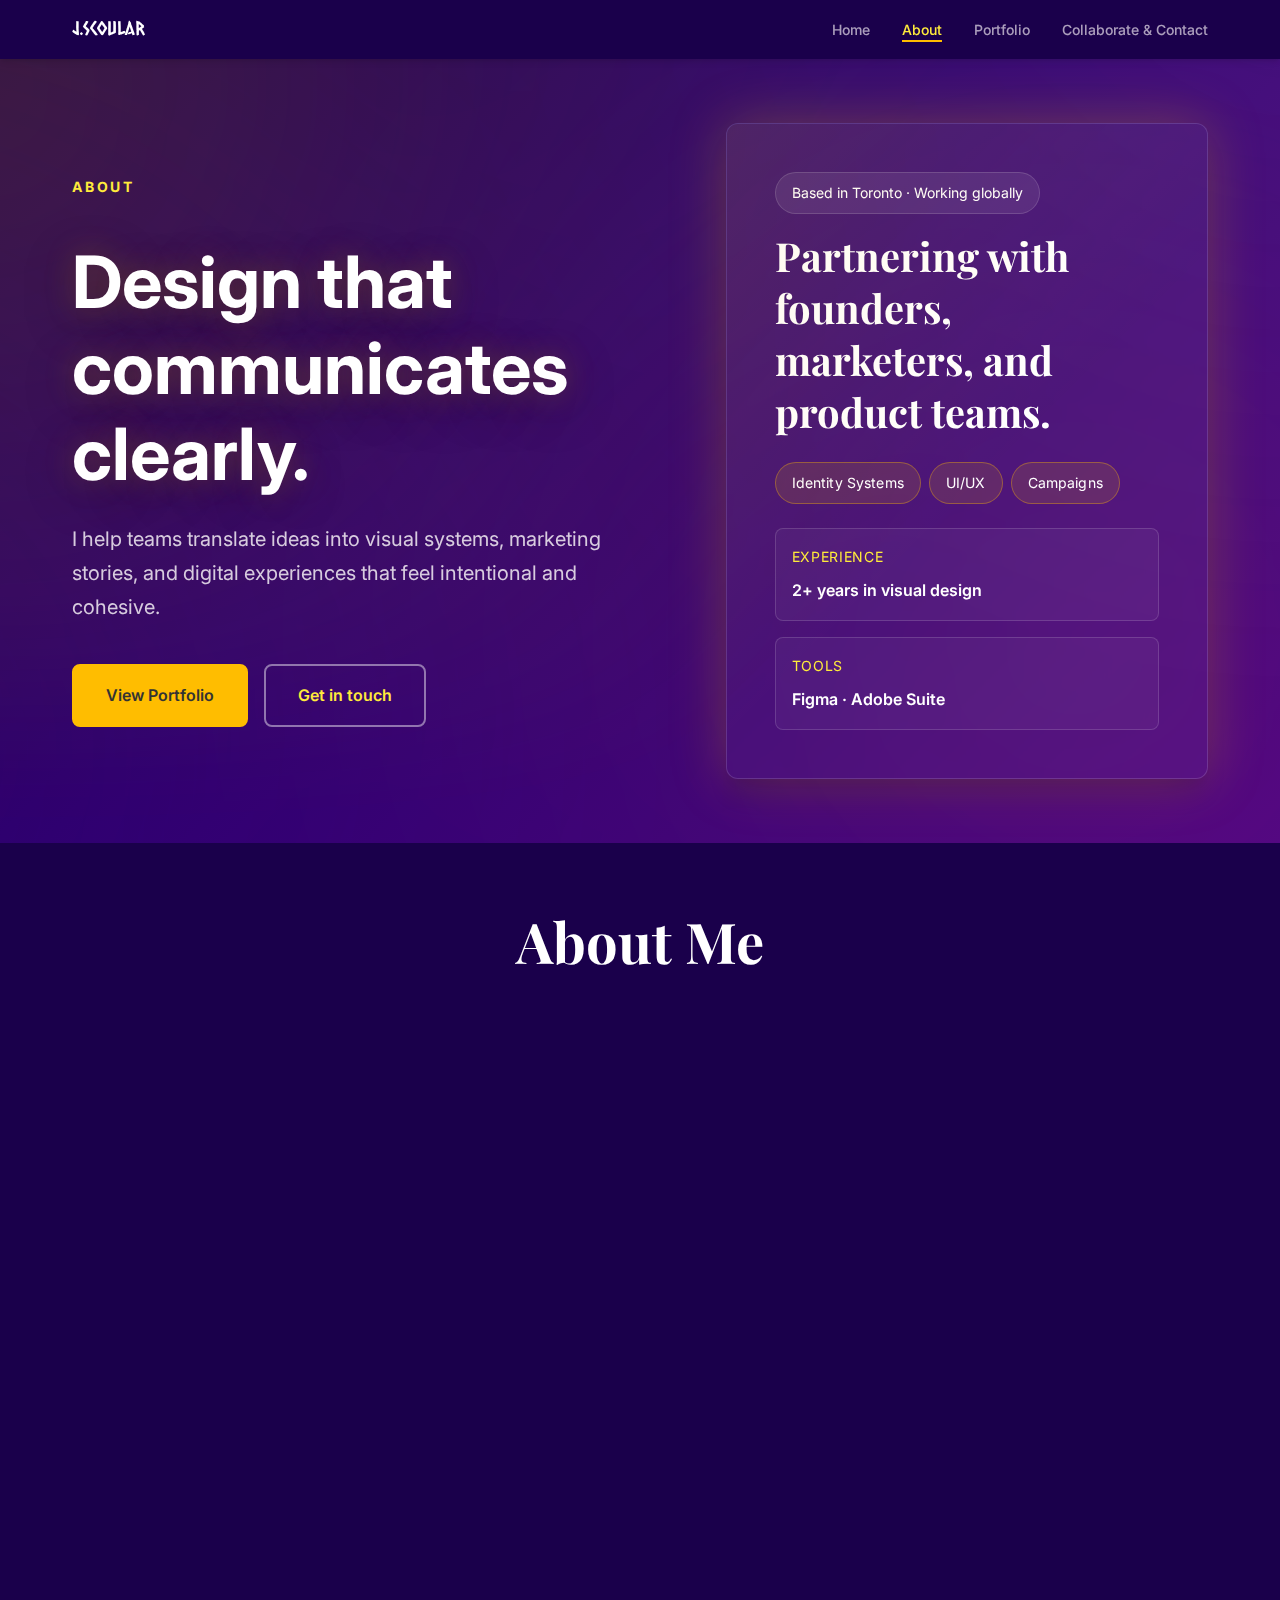
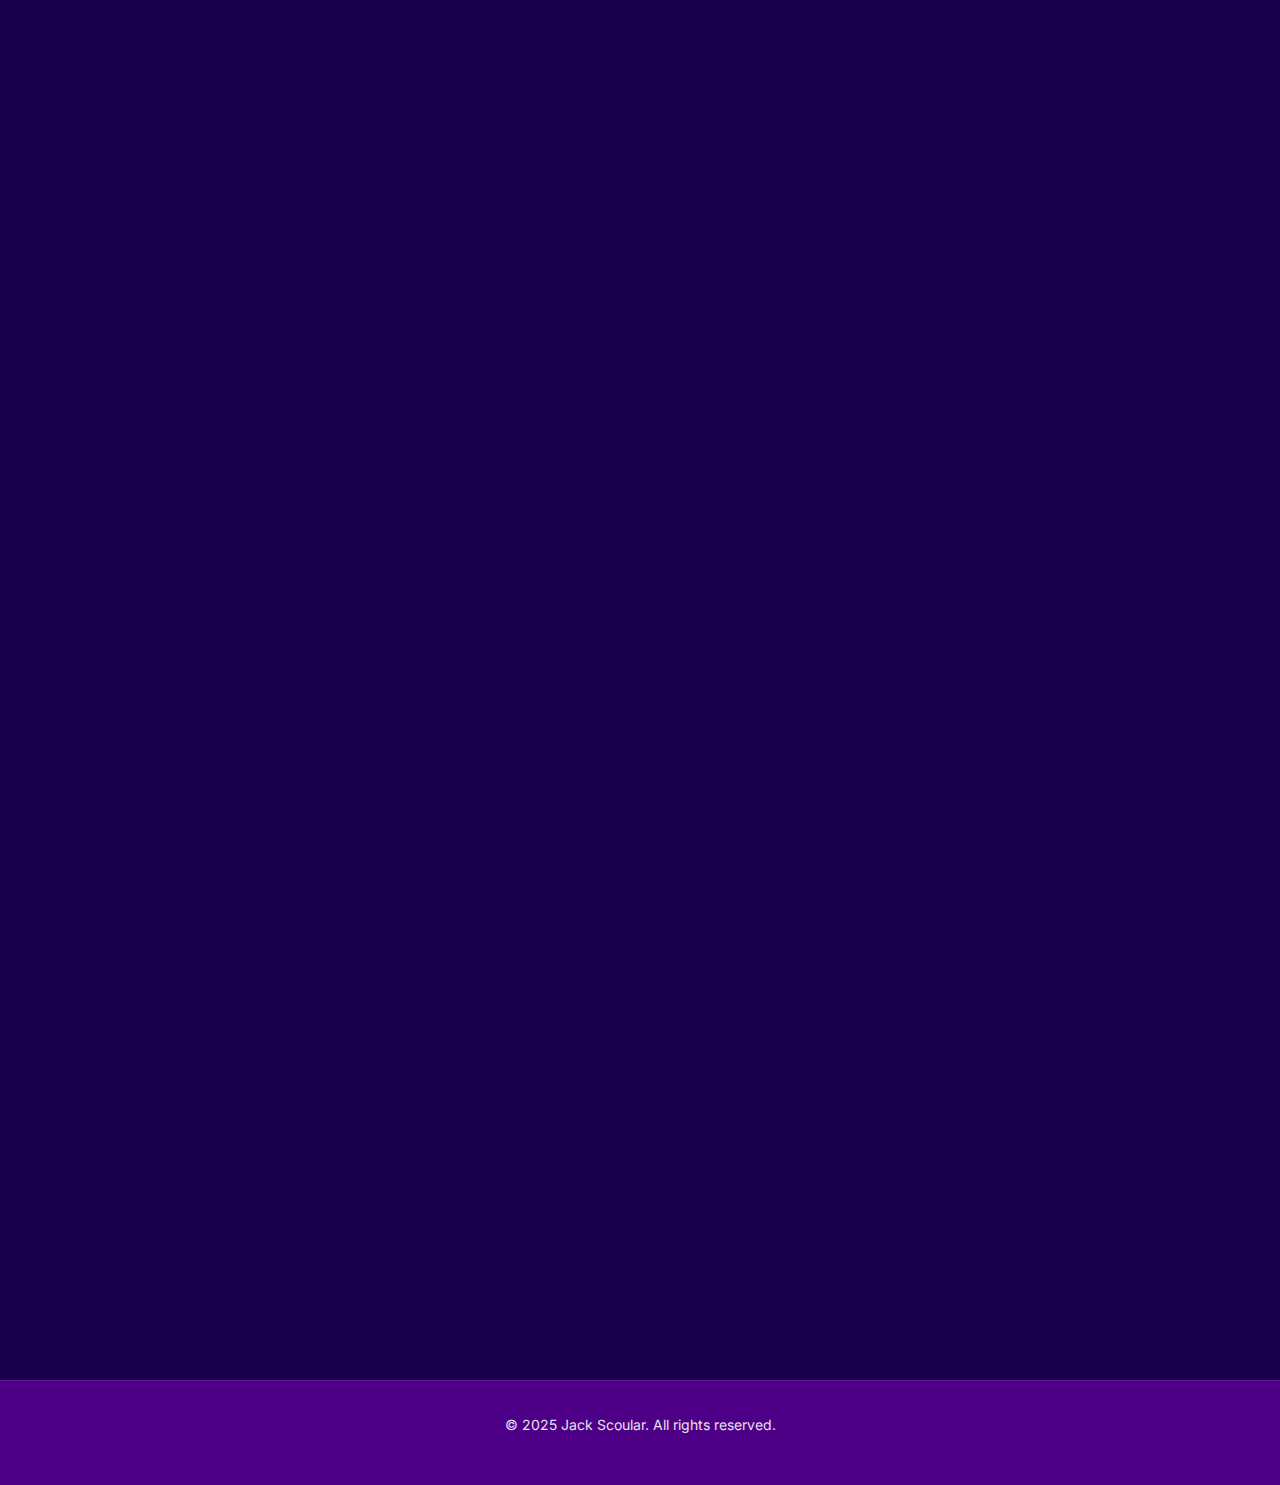
<file: about.html>
<!DOCTYPE html>
<html lang="en">
<head>
    <meta charset="UTF-8">
    <meta name="viewport" content="width=device-width, initial-scale=1.0">
    <meta name="description" content="About Jack Scoular, Toronto-based graphic designer blending branding, marketing collateral, and UI/UX work. View skills, tools, and career timeline.">
    <title>Jack Scoular - About Me</title>
    <link rel="preconnect" href="https://fonts.googleapis.com">
    <link rel="preconnect" href="https://fonts.gstatic.com" crossorigin>
    <link href="https://fonts.googleapis.com/css2?family=Space+Grotesk:wght@300..700&display=swap" rel="stylesheet">
    <link rel="icon" type="image/svg+xml" href="favicon.svg">
    <link rel="stylesheet" href="styles.css">
    <link rel="stylesheet" href="https://cdnjs.cloudflare.com/ajax/libs/font-awesome/5.15.4/css/all.min.css">
</head>
<body>
    <header id="site-header">
    <div class="container">
        <div class="brand">
            <a href="index.html">J.Scoular</a>
        </div>
        <nav id="primary-navigation" aria-label="Primary">
            <ul>
                <li><a href="index.html">Home</a></li>
                <li><a href="about.html" class="active">About</a></li>
                <li class="has-dropdown">
                    <a href="portfolio.html">Portfolio</a>
                    <ul class="dropdown" aria-label="Portfolio projects">
                        <li><a href="project-1.html">Advertising Campaign</a></li>
                        <li><a href="project-2.html">SwiftFox Creative: Agency Brand Identity</a></li>
                        <li><a href="project-3.html">Roam & Revel: Travel Magazine</a></li>
                        <li><a href="project-4.html">ClearPath: Accessibility App Concept</a></li>
                    </ul>
                </li>
                <li><a href="collaborate-contact.html">Collaborate & Contact</a></li>
            </ul>
        </nav>
        <button class="menu-toggle" aria-label="Toggle navigation" aria-expanded="false" aria-controls="mobile-nav-overlay">☰</button>
    </div>
    <div class="mobile-nav-overlay" id="mobile-nav-overlay">
        <ul role="menubar">
            <li role="none"><a href="index.html" role="menuitem">Home</a></li>
            <li role="none"><a href="about.html" role="menuitem" class="active">About</a></li>
            <li role="none" class="has-dropdown">
                <a href="portfolio.html" role="menuitem">Portfolio</a>
                <ul class="dropdown">
            <li role="none"><a href="project-1.html" role="menuitem">Advertising Campaign</a></li>
            <li role="none"><a href="project-2.html" role="menuitem">SwiftFox Creative: Agency Brand Identity</a></li>
            <li role="none"><a href="project-3.html" role="menuitem">Roam & Revel: Travel Magazine</a></li>
            <li role="none"><a href="project-4.html" role="menuitem">ClearPath: Accessibility App Concept</a></li>
                </ul>
            </li>
            <li role="none"><a href="collaborate-contact.html" role="menuitem">Collaborate & Contact</a></li>
        </ul>
    </div>
</header>

    <main id="primary-content">
        <section class="section hero-section">
            <div class="container">
                <div class="hero-grid">
                    <div class="hero-copy reveal-on-scroll">
                        <p class="eyebrow">About</p>
                        <h1>Design that communicates clearly.</h1>
                        <p class="subtitle">I help teams translate ideas into visual systems, marketing stories, and digital experiences that feel intentional and cohesive.</p>
                        <div class="hero-ctas">
                            <a href="portfolio.html" class="button">View Portfolio</a>
                            <a href="collaborate-contact.html" class="button button-ghost">Get in touch</a>
                        </div>
                        
                    </div>
                    <div class="hero-visual reveal-on-scroll" aria-hidden="true">
                        <div class="hero-card">
                            <div class="hero-pill">Based in Toronto · Working globally</div>
                            <h3>Partnering with founders, marketers, and product teams.</h3>
                            <div class="hero-tags">
                                <span class="chip">Identity Systems</span>
                                <span class="chip">UI/UX</span>
                                <span class="chip">Campaigns</span>
                            </div>
                            <div class="hero-meta">
                                <div class="meta-block">
                                    <span class="meta-label">Experience</span>
                                    <span class="meta-value">2+ years in visual design</span>
                                </div>
                                <div class="meta-block">
                                    <span class="meta-label">Tools</span>
                                    <span class="meta-value">Figma · Adobe Suite</span>
                                </div>
                            </div>
                        </div>
                    </div>
                </div>
            </div>
        </section>

        <section class="section about-me-section">
            <div class="container">
                <h2 class="section-title reveal-on-scroll">About Me</h2>
                <div class="about-content reveal-on-scroll">
                    <div class="about-profile-image">
                        <img src="media/jack 1.png" alt="Portrait of graphic designer Jack Scoular" loading="lazy">
                    </div>
                    <div class="about-text">
                        <p>Hello! I'm Jack Scoular, a passionate Graphic Designer based in Canada with a strong commitment to crafting visually compelling and effective communication solutions. My journey into design was sparked by a lifelong appreciation for art and creative expression, evolving into a professional practice focused on strategic visual storytelling.</p>
                        <p>With a comprehensive understanding of design principles and several years of practical experience, I specialize in creating impactful brand identities, engaging marketing materials, and intuitive digital interfaces. My expertise spans across various design disciplines, from print to digital, always striving for designs that are not only aesthetically pleasing but also highly functional and aligned with client objectives.</p>
                        <p>I am an enthusiastic learner, continuously exploring new design trends, tools, and techniques to keep my skills sharp and my work innovative. I thrive in collaborative environments, dedicated to translating ideas into visual realities that resonate with target audiences and deliver measurable results.</p>
                    </div>
                </div>

                <div class="skills-grid reveal-on-scroll">
                    <div class="skill-category">
                        <h3>Graphic Design</h3>
                        <ul>
                            <li>Branding & Identity Design</li>
                            <li>Print Design (Brochures, Posters, Packaging)</li>
                            <li>Digital Design (Web Graphics, Social Media)</li>
                            <li>Illustration & Iconography</li>
                            <li>Typography & Layout</li>
                        </ul>
                    </div>
                    <div class="skill-category">
                        <h3>Software & Tools</h3>
                        <ul>
                            <li>Adobe Photoshop</li>
                            <li>Adobe Illustrator</li>
                            <li>Adobe InDesign</li>
                            <li>Figma</li>
                            <li>Adobe XD</li>
                            <li>Procreate (Digital Illustration)</li>
                        </ul>
                    </div>
                    <div class="skill-category">
                        <h3>Other Skills</h3>
                        <ul>
                            <li>Concept Development</li>
                            <li>Client Communication</li>
                            <li>Project Management</li>
                            <li>Visual Storytelling</li>
                            <li>Problem Solving</li>
                        </ul>
                    </div>
                </div>

                <section class="section-alt timeline-section reveal-on-scroll">
                    <h2 class="section-title">Experience & Education</h2>
                    <div class="timeline">
                        <article class="timeline-item">
                        <div class="timeline-item-header">
                                <h3>Graphic Designer | Creative Studio Inc. | 2022 - Present</h3>
                            </div>
                            <p>Led design projects from concept to completion, creating branding, marketing materials, and digital assets for a diverse client base.</p>
                        </article>
                        <article class="timeline-item">
                        <div class="timeline-item-header">
                                <h3>Junior Designer | Marketing Agency | 2021 - 2022</h3>
                            </div>
                            <p>Assisted senior designers in developing visual content, prepared files for print and digital publication, and contributed to brainstorming sessions.</p>
                        </article>
                        <article class="timeline-item">
                        <div class="timeline-item-header">
                                <h3>Bachelor of Fine Arts in Graphic Design | University of Toronto | 2017 - 2021</h3>
                            </div>
                            <p>Specialization in Visual Communication. Awarded for excellence in branding projects.</p>
                        </article>
                    </div>
                </section>
            </div>
        </section>
    </main>

    <footer id="site-footer">
        <div class="container">
            <p>&copy; 2025 Jack Scoular. All rights reserved.</p>
           <!-- <ul class="social-links">
                <li><a href="#" aria-label="LinkedIn"><i class="fab fa-linkedin"></i>LinkedIn</a></li>
                <li><a href="#" aria-label="GitHub"><i class="fab fa-github"></i>GitHub</a></li>
            </ul> -->
        </div>
    </footer>
    <script src="main.js"></script>
</body>
</html>
</file>
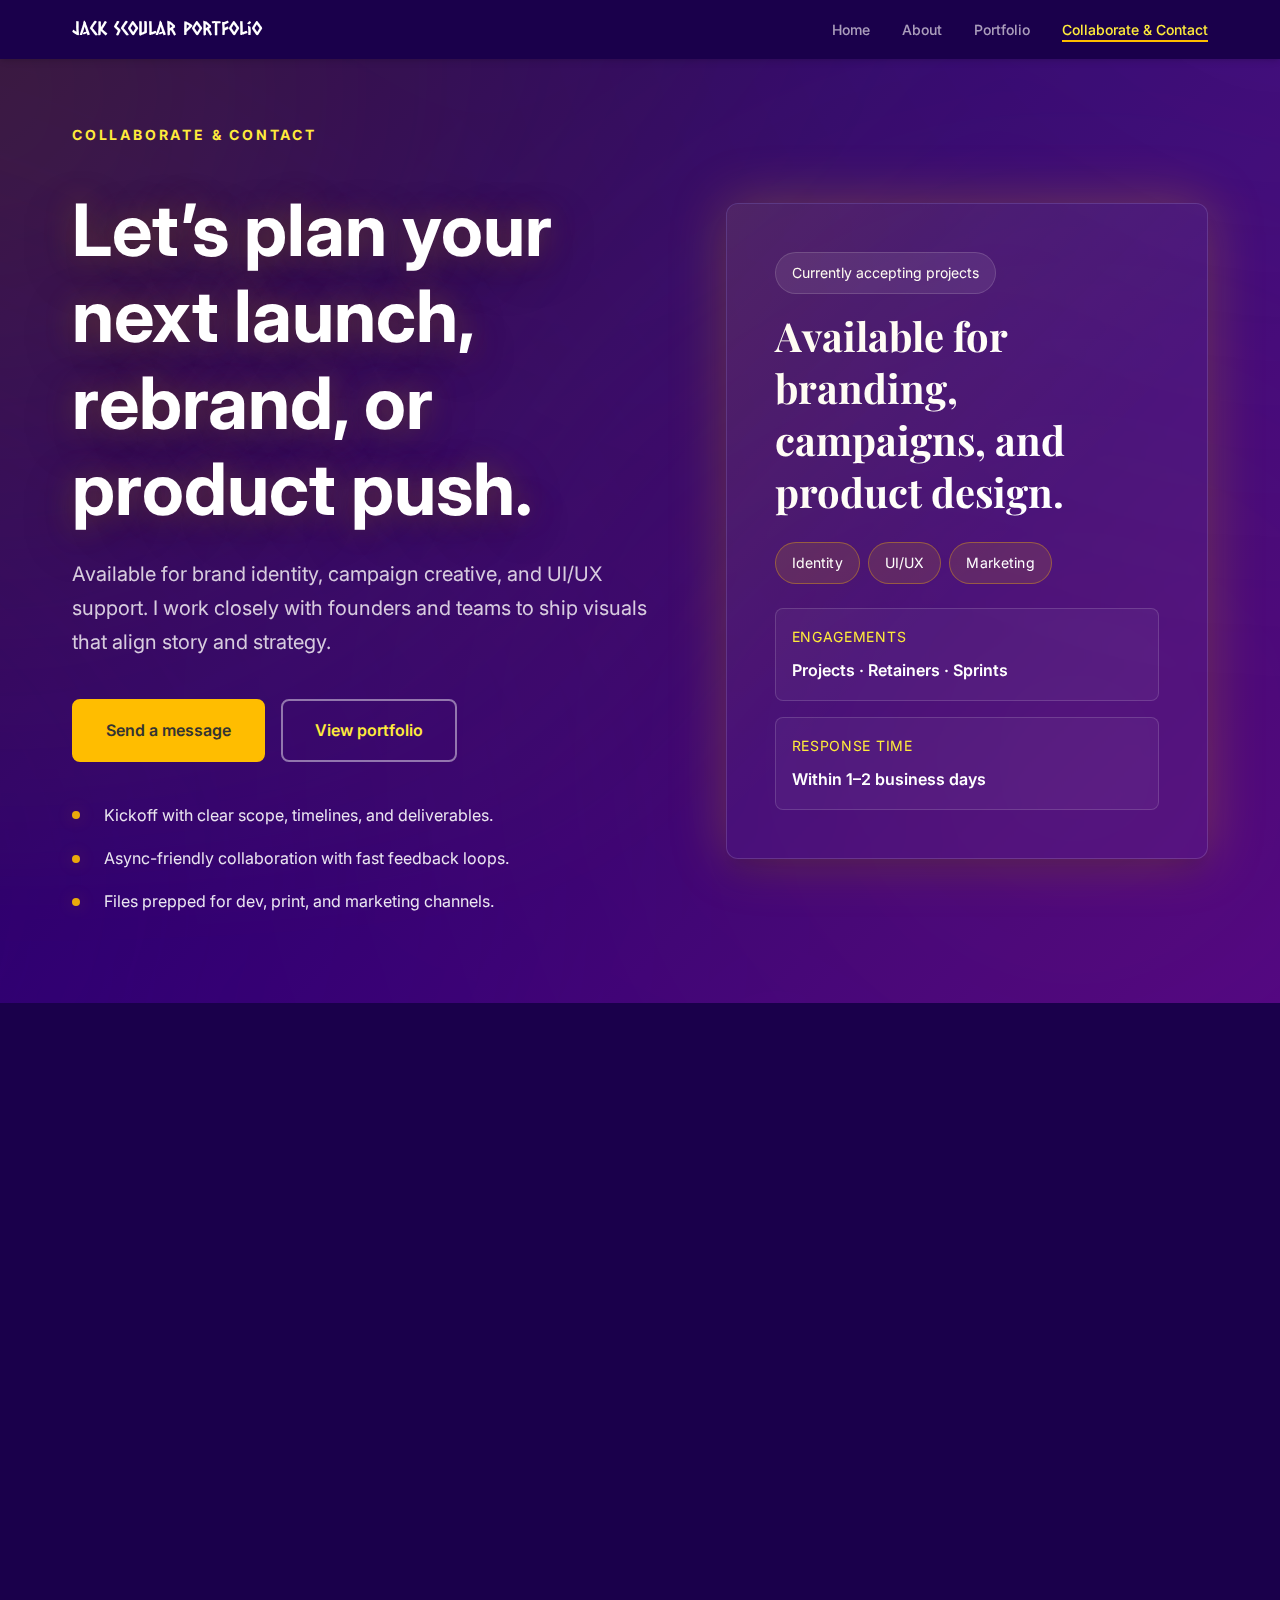
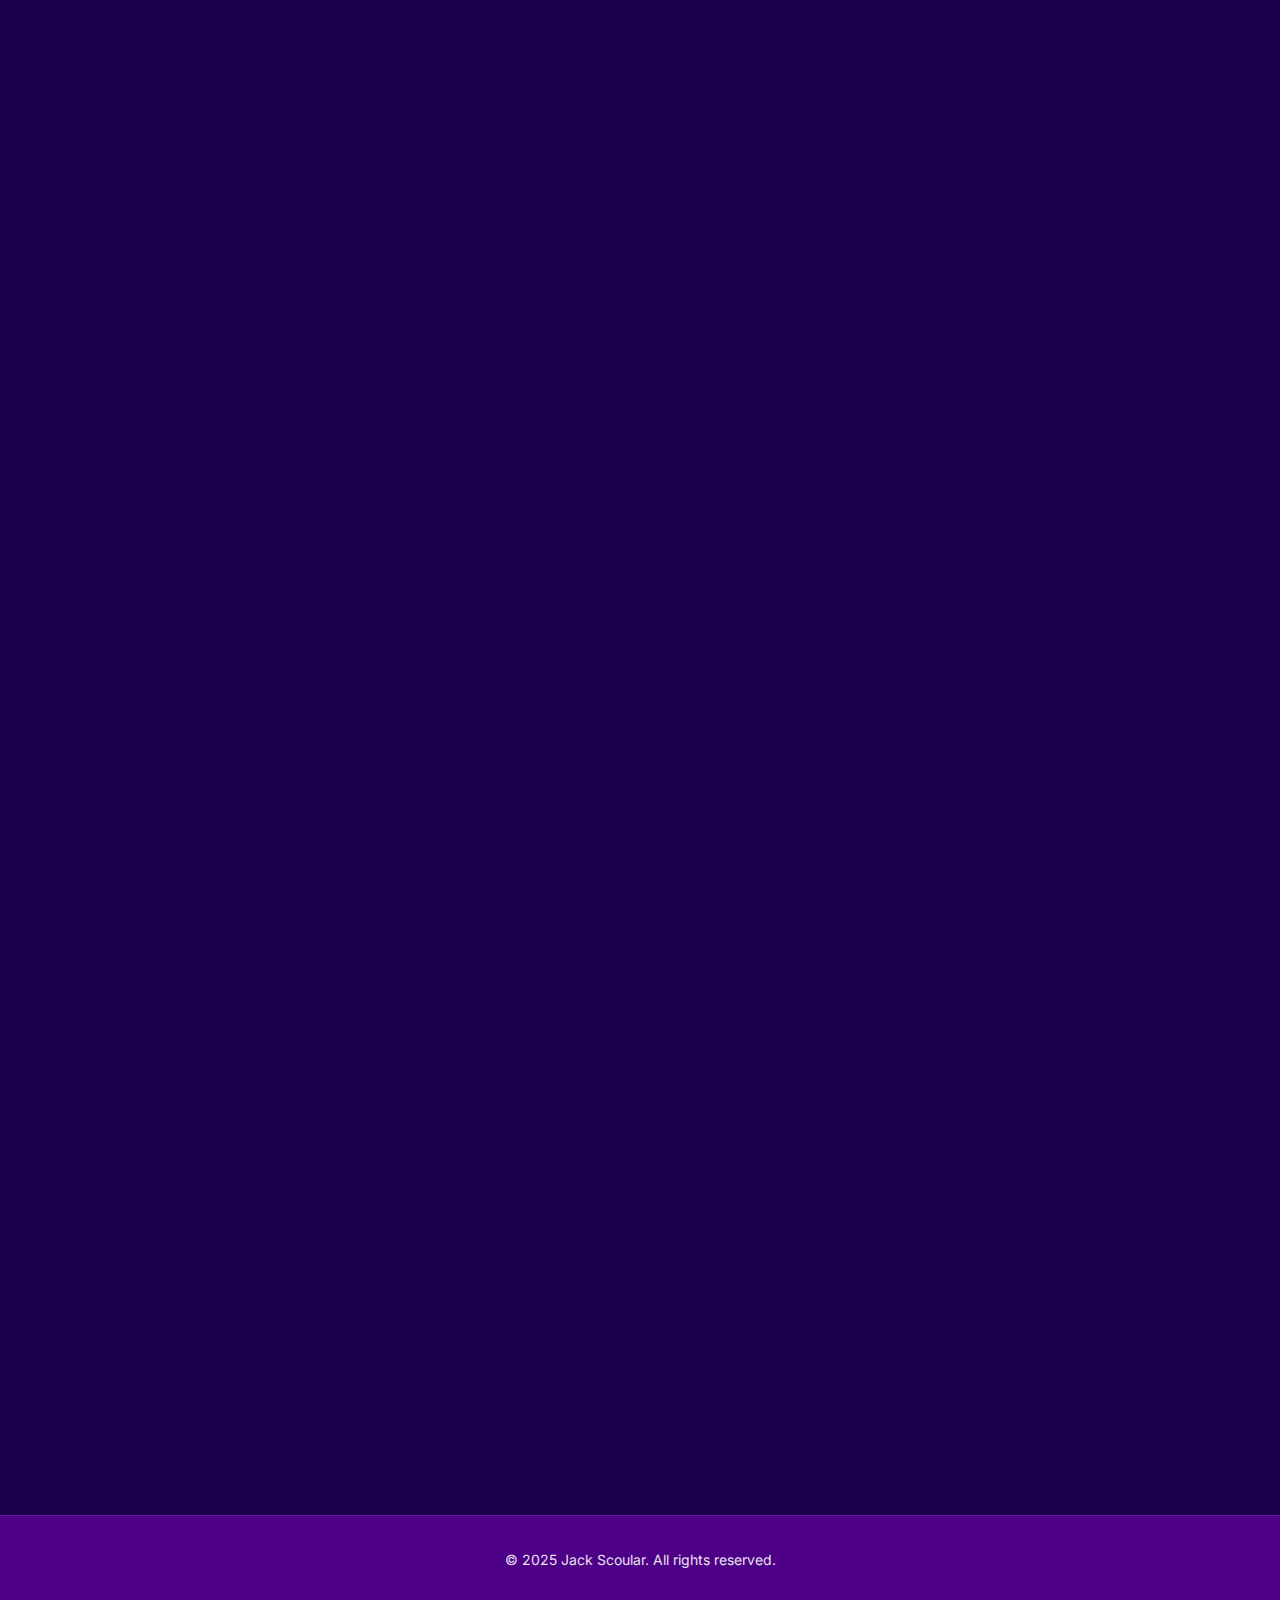
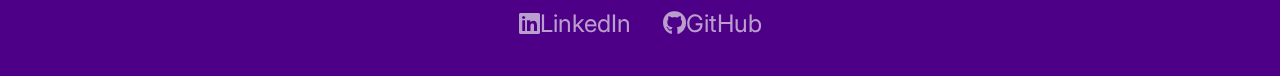
<file: collaborate-contact.html>
<!DOCTYPE html>
<html lang="en">
<head>
    <meta charset="UTF-8">
    <meta name="viewport" content="width=device-width, initial-scale=1.0">
    <meta name="description" content="Collaborate and contact Jack Scoular in Toronto for branding, marketing design, and UI/UX projects. Request a meeting or send a message to start.">
    <title>Jack Scoular - Collaborate & Contact</title>
    <link rel="stylesheet" href="styles.css">
    <link rel="stylesheet" href="https://cdnjs.cloudflare.com/ajax/libs/font-awesome/5.15.4/css/all.min.css">
</head>
<body>
    <header id="site-header">
    <div class="container">
        <div class="brand">
            <a href="index.html">Jack Scoular Portfolio</a>
        </div>
        <nav id="primary-navigation" aria-label="Primary">
            <ul>
                <li><a href="index.html">Home</a></li>
                <li><a href="about.html">About</a></li>
                <li><a href="portfolio.html">Portfolio</a></li>
                <li><a href="collaborate-contact.html" class="active">Collaborate & Contact</a></li>
            </ul>
        </nav>
        <button class="menu-toggle" aria-label="Toggle navigation" aria-expanded="false" aria-controls="mobile-nav-overlay">☰</button>
    </div>
    <div class="mobile-nav-overlay" id="mobile-nav-overlay">
        <ul role="menubar">
            <li role="none"><a href="index.html" role="menuitem">Home</a></li>
            <li role="none"><a href="about.html" role="menuitem">About</a></li>
            <li role="none"><a href="portfolio.html" role="menuitem">Portfolio</a></li>
            <li role="none"><a href="collaborate-contact.html" role="menuitem" class="active">Collaborate & Contact</a></li>
        </ul>
    </div>
</header>

    <main id="primary-content">
        <section class="section hero-section">
            <div class="container">
                <div class="hero-grid">
                    <div class="hero-copy reveal-on-scroll">
                        <p class="eyebrow">Collaborate & Contact</p>
                        <h1>Let’s plan your next launch, rebrand, or product push.</h1>
                        <p class="subtitle">Available for brand identity, campaign creative, and UI/UX support. I work closely with founders and teams to ship visuals that align story and strategy.</p>
                        <div class="hero-ctas">
                            <a href="#contact-form-section" class="button">Send a message</a>
                            <a href="portfolio.html" class="button button-ghost">View portfolio</a>
                        </div>
                        <ul class="hero-highlights">
                            <li>Kickoff with clear scope, timelines, and deliverables.</li>
                            <li>Async-friendly collaboration with fast feedback loops.</li>
                            <li>Files prepped for dev, print, and marketing channels.</li>
                        </ul>
                    </div>
                    <div class="hero-visual reveal-on-scroll" aria-hidden="true">
                        <div class="hero-card">
                            <div class="hero-pill">Currently accepting projects</div>
                            <h3>Available for branding, campaigns, and product design.</h3>
                            <div class="hero-tags">
                                <span class="chip">Identity</span>
                                <span class="chip">UI/UX</span>
                                <span class="chip">Marketing</span>
                            </div>
                            <div class="hero-meta">
                                <div class="meta-block">
                                    <span class="meta-label">Engagements</span>
                                    <span class="meta-value">Projects · Retainers · Sprints</span>
                                </div>
                                <div class="meta-block">
                                    <span class="meta-label">Response time</span>
                                    <span class="meta-value">Within 1–2 business days</span>
                                </div>
                            </div>
                        </div>
                    </div>
                </div>
            </div>
        </section>

        <section class="section collaborate-section">
            <div class="container">
                <h2 class="section-title reveal-on-scroll">Let's Collaborate</h2>
                <div class="map-and-info-grid">
                    <div class="map-placeholder reveal-on-scroll">
                        <div class="map-fallback">
                            <strong>Map placeholder</strong>
                            <span>embed google maps</span>
                        </div>
                    </div>
                    <div class="collaboration-info reveal-on-scroll">
                        <h2>Based in Canada, Available Globally</h2>
                        <p>I am currently based in Toronto, Canada, and am available for both local and remote collaboration opportunities. My studio is a creative space where ideas come to life.</p>
                        
                        <h3>Request a Meeting</h3>
                        <p>I believe the best work comes from great partnerships. If you have a project in mind, a creative challenge, or would just like to discuss design, I'd be happy to schedule a virtual or in-person meeting.</p>
                        <p>Please reach out via the contact page with a brief description of your project or inquiry, and I will get back to you to arrange a suitable time.</p>
                        
                        <!-- Link will be updated to scroll to contact form -->
                        <a href="#contact-form-section" class="button">Request a Meeting</a>
                    </div>
                </div>
            </div>
        </section>

        <section class="section contact-section" id="contact-form-section">
            <div class="container">
                <h2 class="section-title reveal-on-scroll">Get In Touch</h2>
                <p class="intro-paragraph reveal-on-scroll">I'm always open to new opportunities, collaborations, and conversations. Whether you have a project in mind, a question, or just want to connect, feel free to reach out using the form below or through my social channels.</p>

                <div class="contact-form reveal-on-scroll">
                    <form action="#" method="POST">
                        <label for="name">Name</label>
                        <input type="text" id="name" name="name" required>

                        <label for="email">Email</label>
                        <input type="email" id="email" name="email" required>

                        <label for="subject">Subject</label>
                        <input type="text" id="subject" name="subject" required>

                        <label for="message">Message</label>
                        <textarea id="message" name="message" rows="6" required></textarea>

                        <button type="submit" class="button">Send Message</button>
                    </form>
                </div>
                <br>
                <div class="contact-info reveal-on-scroll">
                    <p>Alternatively, you can reach me via:</p>
                    <p>Email: <a href="mailto:jackscoular@example.com">jackscoular@example.com</a></p>
                    <!-- Social links will be moved to footer or integrated here if needed -->
                </div>
            </div>
        </section>
    </main>

    <footer id="site-footer">
        <div class="container">
            <p>&copy; 2025 Jack Scoular. All rights reserved.</p>
            <ul class="social-links">
                <li><a href="#" aria-label="LinkedIn"><i class="fab fa-linkedin"></i>LinkedIn</a></li>
                <li><a href="#" aria-label="GitHub"><i class="fab fa-github"></i>GitHub</a></li>
            </ul>
        </div>
    </footer>
    <script src="main.js"></script>
</body>
</html>
</file>
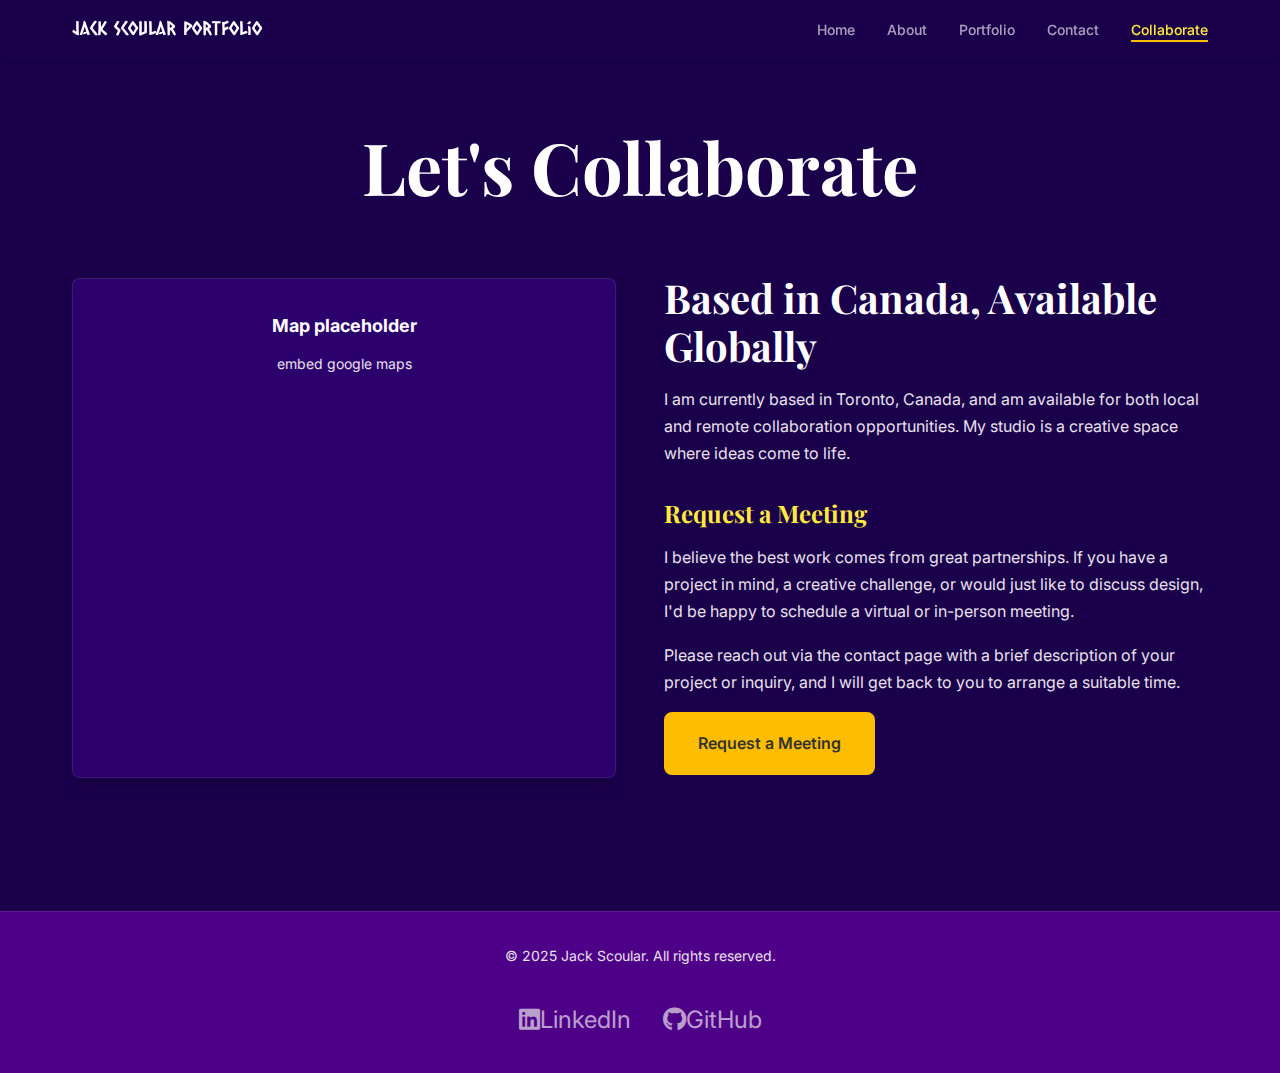
<file: collaborate.html>
<!DOCTYPE html>
<html lang="en">
<head>
    <meta charset="UTF-8">
    <meta name="viewport" content="width=device-width, initial-scale=1.0">
    <title>Jack Scoular - Let's Collaborate</title>
    <link rel="stylesheet" href="styles.css">
    <link rel="stylesheet" href="https://cdnjs.cloudflare.com/ajax/libs/font-awesome/5.15.4/css/all.min.css">
</head>
<body>
    <header id="site-header">
    <div class="container">
        <div class="brand">
            <a href="index.html">Jack Scoular Portfolio</a>
        </div>
        <nav id="primary-navigation" aria-label="Primary">
            <ul>
                <li><a href="index.html">Home</a></li>
                <li><a href="about.html">About</a></li>
                <li><a href="portfolio.html">Portfolio</a></li>
                <li><a href="contact.html">Contact</a></li>
                <li><a href="collaborate.html" class="active">Collaborate</a></li>
            </ul>
        </nav>
        <button class="menu-toggle" aria-label="Toggle navigation" aria-expanded="false" aria-controls="mobile-nav-overlay">☰</button>
    </div>
    <div class="mobile-nav-overlay" id="mobile-nav-overlay">
        <ul role="menubar">
            <li role="none"><a href="index.html" role="menuitem">Home</a></li>
            <li role="none"><a href="about.html" role="menuitem">About</a></li>
            <li role="none"><a href="portfolio.html" role="menuitem">Portfolio</a></li>
            <li role="none"><a href="contact.html" role="menuitem">Contact</a></li>
            <li role="none"><a href="collaborate.html" role="menuitem" class="active">Collaborate</a></li>
        </ul>
    </div>
</header>

    <main id="primary-content">
        <section class="section collaborate-section">
            <div class="container">
                <h1 class="section-title reveal-on-scroll">Let's Collaborate</h1>
                <div class="map-and-info-grid">
                    <div class="map-placeholder reveal-on-scroll">
                        <div class="map-fallback">
                            <strong>Map placeholder</strong>
                            <span>embed google maps</span>
                        </div>
                    </div>
                    <div class="collaboration-info reveal-on-scroll">
                        <h2>Based in Canada, Available Globally</h2>
                        <p>I am currently based in Toronto, Canada, and am available for both local and remote collaboration opportunities. My studio is a creative space where ideas come to life.</p>
                        
                        <h3>Request a Meeting</h3>
                        <p>I believe the best work comes from great partnerships. If you have a project in mind, a creative challenge, or would just like to discuss design, I'd be happy to schedule a virtual or in-person meeting.</p>
                        <p>Please reach out via the contact page with a brief description of your project or inquiry, and I will get back to you to arrange a suitable time.</p>
                        
                        <a href="contact.html" class="button">Request a Meeting</a>
                    </div>
                </div>
            </div>
        </section>
    </main>

    <footer id="site-footer">
        <div class="container">
            <p>&copy; 2025 Jack Scoular. All rights reserved.</p>
            <ul class="social-links">
                <li><a href="#" aria-label="LinkedIn"><i class="fab fa-linkedin"></i>LinkedIn</a></li>
                <li><a href="#" aria-label="GitHub"><i class="fab fa-github"></i>GitHub</a></li>
            </ul>
        </div>
    </footer>
    <script src="main.js"></script>
</body>
</html>
</file>
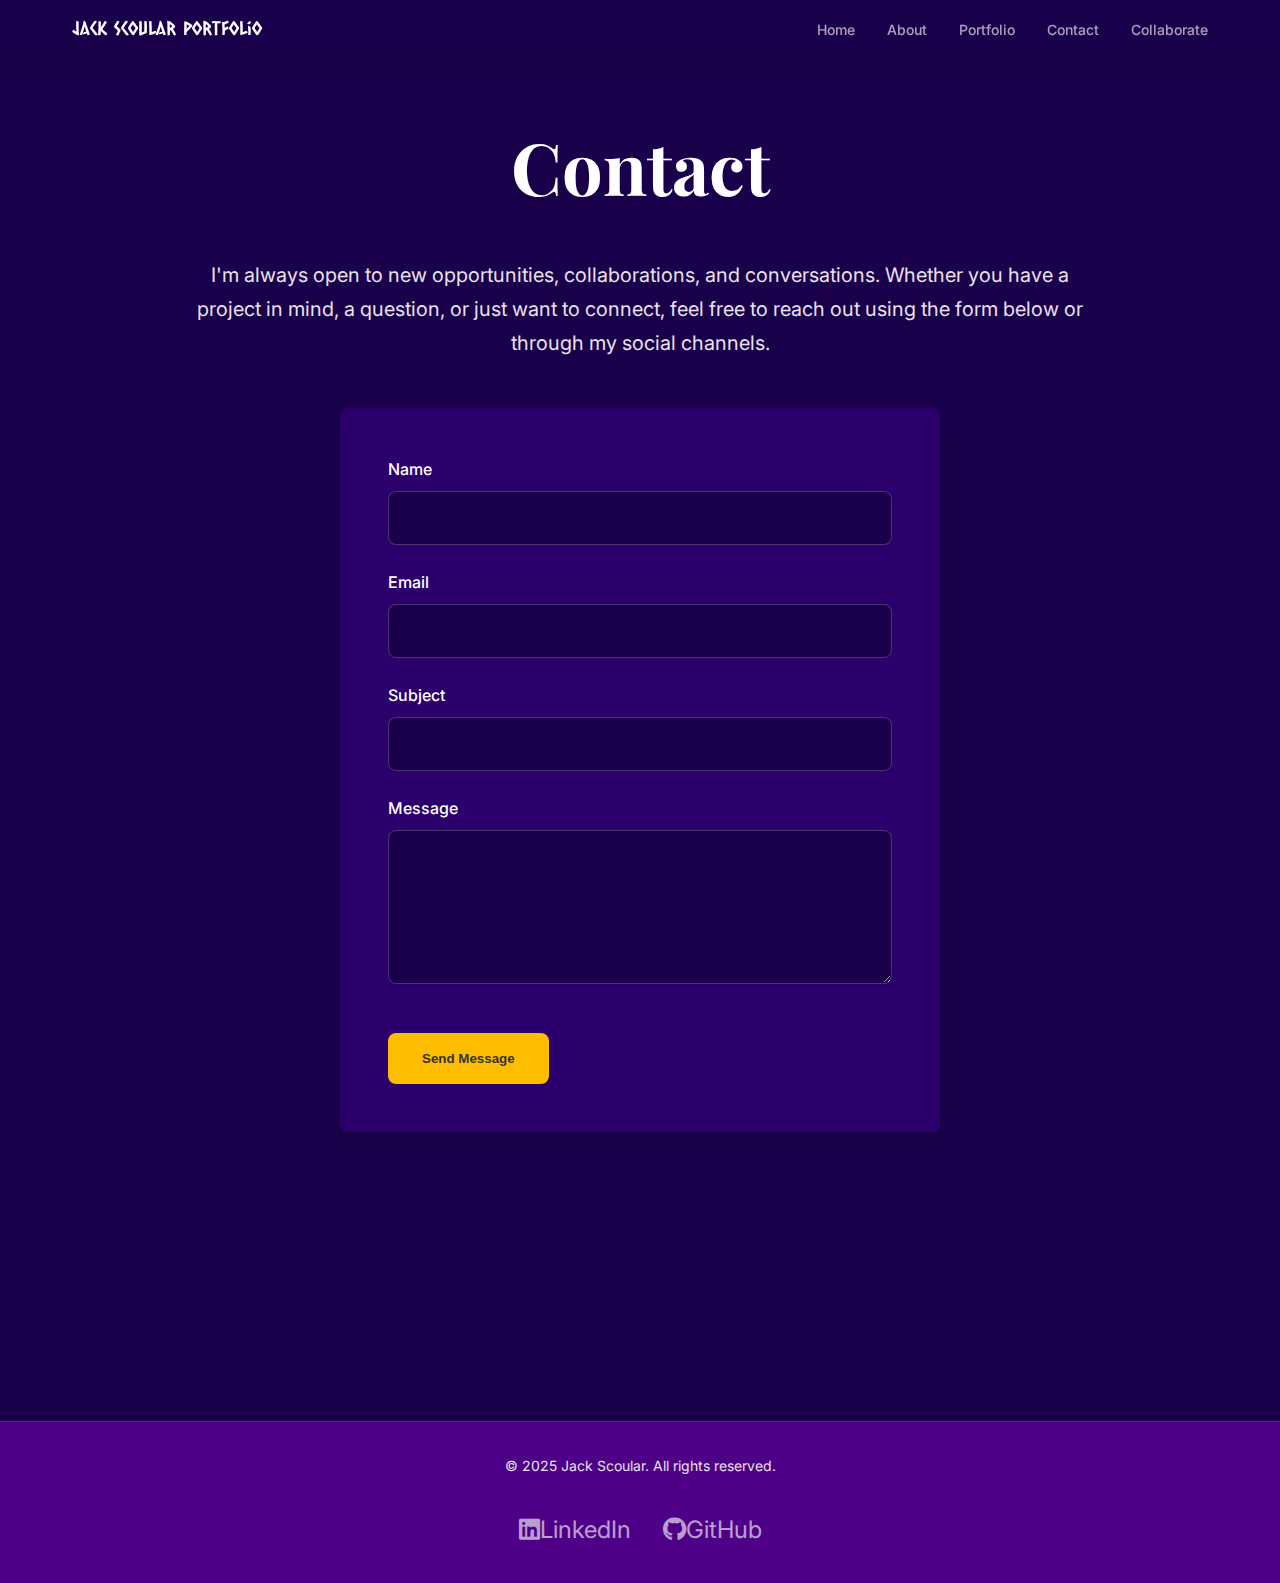
<file: contact.html>
<!DOCTYPE html>
<html lang="en">
<head>
    <meta charset="UTF-8">
    <meta name="viewport" content="width=device-width, initial-scale=1.0">
    <title>Jack Scoular - Contact</title>
    <link rel="stylesheet" href="styles.css">
    <link rel="stylesheet" href="https://cdnjs.cloudflare.com/ajax/libs/font-awesome/5.15.4/css/all.min.css">
</head>
<body>
    <header id="site-header">
    <div class="container">
        <div class="brand">
            <a href="index.html">Jack Scoular Portfolio</a>
        </div>
        <nav id="primary-navigation" aria-label="Primary">
            <ul>
                <li><a href="index.html">Home</a></li>
                <li><a href="about.html">About</a></li>
                <li><a href="portfolio.html">Portfolio</a></li>
                <li><a href="contact.html">Contact</a></li>
                <li><a href="collaborate.html">Collaborate</a></li>
            </ul>
        </nav>
        <button class="menu-toggle" aria-label="Toggle navigation" aria-expanded="false" aria-controls="mobile-nav-overlay">☰</button>
    </div>
    <div class="mobile-nav-overlay" id="mobile-nav-overlay">
        <ul role="menubar">
            <li role="none"><a href="index.html" role="menuitem">Home</a></li>
            <li role="none"><a href="about.html" role="menuitem">About</a></li>
            <li role="none"><a href="portfolio.html" role="menuitem">Portfolio</a></li>
            <li role="none"><a href="contact.html" role="menuitem" class="active">Contact</a></li>
            <li role="none"><a href="collaborate.html" role="menuitem">Collaborate</a></li>
        </ul>
    </div>
</header>

    <main id="primary-content">
        <section class="section contact-section">
            <div class="container">
                <h1 class="section-title reveal-on-scroll">Contact</h1>
                <p class="intro-paragraph reveal-on-scroll">I'm always open to new opportunities, collaborations, and conversations. Whether you have a project in mind, a question, or just want to connect, feel free to reach out using the form below or through my social channels.</p>

                <div class="contact-form reveal-on-scroll">
                    <form action="#" method="POST">
                        <label for="name">Name</label>
                        <input type="text" id="name" name="name" required>

                        <label for="email">Email</label>
                        <input type="email" id="email" name="email" required>

                        <label for="subject">Subject</label>
                        <input type="text" id="subject" name="subject" required>

                        <label for="message">Message</label>
                        <textarea id="message" name="message" rows="6" required></textarea>

                        <button type="submit" class="button">Send Message</button>
                    </form>
                </div>

                <div class="contact-info reveal-on-scroll">
                    <p>Alternatively, you can reach me via:</p>
                    <p>Email: <a href="mailto:jackscoular@example.com">jackscoular@example.com</a></p>
                    <div class="social-links">
                        <a href="#" aria-label="LinkedIn"><i class="fab fa-linkedin"></i></a>
                        <a href="#" aria-label="GitHub"><i class="fab fa-github"></i></a>
                        <!-- Add more social links as needed -->
                    </div>
                </div>
            </div>
        </section>
    </main>

    <footer id="site-footer">
        <div class="container">
            <p>&copy; 2025 Jack Scoular. All rights reserved.</p>
            <ul class="social-links">
                <li><a href="#" aria-label="LinkedIn"><i class="fab fa-linkedin"></i>LinkedIn</a></li>
                <li><a href="#" aria-label="GitHub"><i class="fab fa-github"></i>GitHub</a></li>
            </ul>
        </div>
    </footer>
    <script src="main.js"></script>
</body>
</html>
</file>
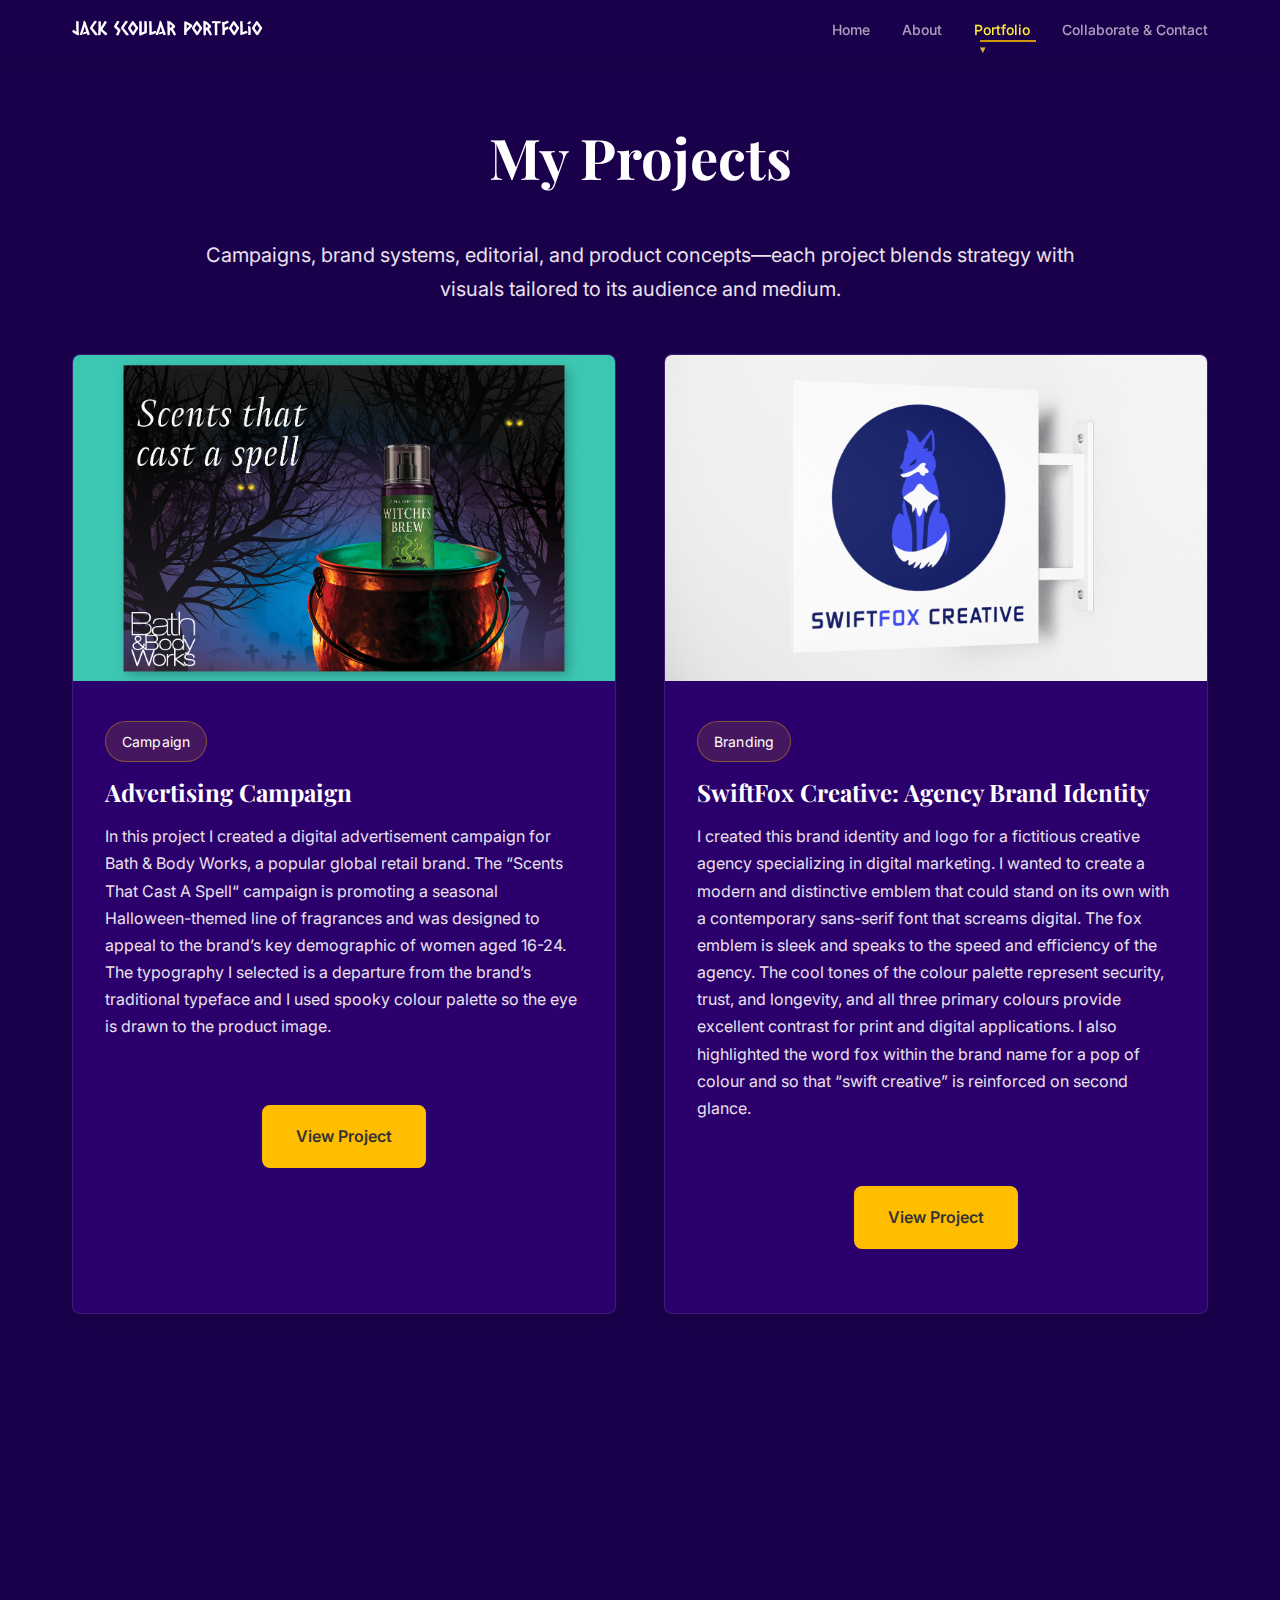
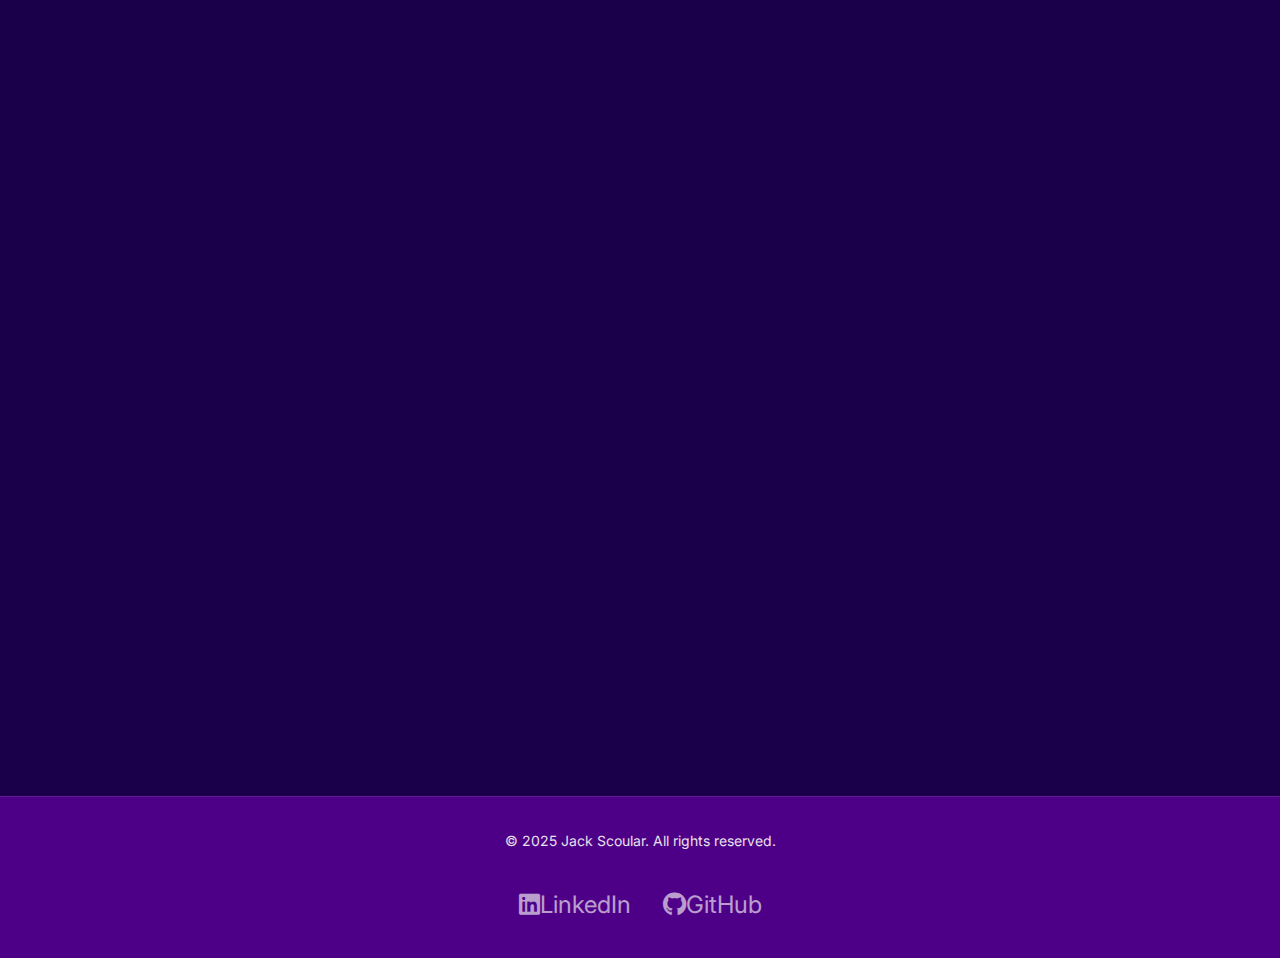
<file: portfolio.html>
<!DOCTYPE html>
<html lang="en">
<head>
    <meta charset="UTF-8">
    <meta name="viewport" content="width=device-width, initial-scale=1.0">
    <meta name="description" content="Portfolio of graphic designer Jack Scoular with branding systems, marketing campaigns, mobile app UI/UX, and editorial layouts. Browse case studies and visuals.">
    <title>Jack Scoular - Portfolio</title>
    <link rel="preconnect" href="https://fonts.googleapis.com">
    <link rel="preconnect" href="https://fonts.gstatic.com" crossorigin>
    <link href="https://fonts.googleapis.com/css2?family=Space+Grotesk:wght@300..700&display=swap" rel="stylesheet">
    <link rel="stylesheet" href="styles.css">
    <link rel="stylesheet" href="https://cdnjs.cloudflare.com/ajax/libs/font-awesome/5.15.4/css/all.min.css">
</head>
<body>
    <header id="site-header">
    <div class="container">
        <div class="brand">
            <a href="index.html">Jack Scoular Portfolio</a>
        </div>
        <nav id="primary-navigation" aria-label="Primary">
            <ul>
                <li><a href="index.html">Home</a></li>
                <li><a href="about.html">About</a></li>
                <li class="has-dropdown">
                    <a href="portfolio.html" class="active">Portfolio</a>
                    <ul class="dropdown" aria-label="Portfolio projects">
                        <li><a href="project-1.html">Advertising Campaign</a></li>
                        <li><a href="project-2.html">SwiftFox Creative: Agency Brand Identity</a></li>
                        <li><a href="project-3.html">Roam & Revel: Travel Magazine</a></li>
                        <li><a href="project-4.html">ClearPath: Accessibility App Concept</a></li>
                    </ul>
                </li>
                <li><a href="collaborate-contact.html">Collaborate & Contact</a></li>
            </ul>
        </nav>
        <button class="menu-toggle" aria-label="Toggle navigation" aria-expanded="false" aria-controls="mobile-nav-overlay">☰</button>
    </div>
    <div class="mobile-nav-overlay" id="mobile-nav-overlay">
        <ul role="menubar">
            <li role="none"><a href="index.html" role="menuitem">Home</a></li>
            <li role="none"><a href="about.html" role="menuitem">About</a></li>
            <li role="none" class="has-dropdown">
                <a href="portfolio.html" role="menuitem" class="active">Portfolio</a>
                <ul class="dropdown">
            <li role="none"><a href="project-1.html" role="menuitem">Advertising Campaign</a></li>
            <li role="none"><a href="project-2.html" role="menuitem">SwiftFox Creative: Agency Brand Identity</a></li>
            <li role="none"><a href="project-3.html" role="menuitem">Roam & Revel: Travel Magazine</a></li>
            <li role="none"><a href="project-4.html" role="menuitem">ClearPath: Accessibility App Concept</a></li>
                </ul>
            </li>
            <li role="none"><a href="collaborate-contact.html" role="menuitem">Collaborate & Contact</a></li>
        </ul>
    </div>
</header>

    <main id="primary-content">
        <!-- <section class="section hero-section">
            <div class="container">
                <div class="hero-grid">
                    <div class="hero-copy reveal-on-scroll">
                        <p class="eyebrow">Portfolio</p>
                        <h1>Case studies across branding, marketing, and product.</h1>
                        <p class="subtitle">A selection of projects that pair strategy with strong visuals—identity systems, campaign rollouts, and UI/UX for digital products.</p>
                        <div class="hero-ctas">
                            <a href="collaborate-contact.html" class="button">Start a project</a>
                            <a href="#work-list" class="button button-ghost">Browse work</a>
                        </div>
                        <ul class="hero-highlights">
                            <li>Visual identities with logos, palettes, and usage rules.</li>
                            <li>Campaign kits for launches: social, web, print.</li>
                            <li>Product UI/UX: flows, mockups, and prototypes.</li>
                        </ul>
                    </div>
                    <div class="hero-visual reveal-on-scroll" aria-hidden="true">
                        <div class="hero-card">
                            <div class="hero-pill">Featured work</div>
                            <h3>Blending brand consistency with flexible assets.</h3>
                            <div class="hero-tags">
                                <span class="chip">Identity</span>
                                <span class="chip">Campaigns</span>
                                <span class="chip">Product</span>
                            </div>
                            <div class="hero-meta">
                                <div class="meta-block">
                                    <span class="meta-label">Deliverables</span>
                                    <span class="meta-value">Logos · Guidelines · UI Kits</span>
                                </div>
                                <div class="meta-block">
                                    <span class="meta-label">Industries</span>
                                    <span class="meta-value">SaaS · Consumer · Lifestyle</span>
                                </div>
                            </div>
                        </div>
                    </div>
                </div>
            </div>
        </section> -->

        <section class="section portfolio-listing-section">
            <div class="container">
                <h2 class="section-title reveal-on-scroll" id="work-list">My Projects</h2>
                <p class="intro-paragraph reveal-on-scroll">Campaigns, brand systems, editorial, and product concepts—each project blends strategy with visuals tailored to its audience and medium.</p>

                <div class="project-grid featured-project-grid">
                    <article class="project-card reveal-on-scroll">
                        <a href="project-1.html" class="project-image-wrapper">
                            <img src="media/Project-Ad Hero.png" alt="Advertising Campaign Image" class="project-image">
                        </a>
                        <div class="project-card-content">
                        <div class="project-details">
                            <span class="project-chip">Campaign</span>
                            <h3>Advertising Campaign</h3>
                            <p>In this project I created a digital advertisement campaign for Bath & Body Works, a popular global retail brand. The “Scents That Cast A Spell“ campaign is promoting a seasonal Halloween-themed line of fragrances and was designed to appeal to the brand’s key demographic of women aged 16-24. The typography I selected is a departure from the brand’s traditional typeface and I used spooky colour palette so the eye is drawn to the product image.</p>
                        </div>
                        <a href="project-1.html" class="button">View Project</a>
                    </article>

                    <article class="project-card reveal-on-scroll">
                        <a href="project-2.html" class="project-image-wrapper">
                            <img src="media/Project - SwiftFox Logo.png" alt="SwiftFox Creative: Agency Brand Identity Image" class="project-image">
                        </a>
                        <div class="project-card-content">
                        <div class="project-details">
                            <span class="project-chip">Branding</span>
                            <h3>SwiftFox Creative: Agency Brand Identity</h3>
                            <p>I created this brand identity and logo for a fictitious creative agency specializing in digital marketing. I wanted to create a modern and distinctive emblem that could stand on its own with a contemporary sans-serif font that screams digital. The fox emblem is sleek and speaks to the speed and efficiency of the agency. The cool tones of the colour palette represent security, trust, and longevity, and all three primary colours provide excellent contrast for print and digital applications. I also highlighted the word fox within the brand name for a pop of colour and so that “swift creative” is reinforced on second glance.</p>
                        </div>
                        <a href="project-2.html" class="button">View Project</a>
                    </article>

                    <article class="project-card reveal-on-scroll">
                        <a href="project-3.html" class="project-image-wrapper">
                            <img src="media/Magazine Project Hero.png" alt="Roam & Revel: Travel Magazine Image" class="project-image">
                        </a>
                        <div class="project-card-content">
                        <div class="project-details">
                            <span class="project-chip">Editorial</span>
                            <h3>Roam & Revel: Travel Magazine</h3>
                            <p>Using my own collection of personal photography from a trip to Egypt, I created a first edition for a luxury travel magazine. I produced the entire issue, including editing and curating photography to promote a trip down the Nile from Alexandria to Luxor and the Valley of the Kings. The magazine also features original articles that I researched and wrote to tie into the photography of places I have actually visited, which include some of the world’s most coveted archaeological sites.</p>
                        </div>
                        <a href="project-3.html" class="button">View Project</a>
                    </article>

                    <article class="project-card reveal-on-scroll">
                        <a href="project-4.html" class="project-image-wrapper">
                            <img src="media/app-home.png" alt="ClearPath: Accessibility App Concept Image" class="project-image">
                        </a>
                        <div class="project-card-content">
                        <div class="project-details">
                            <span class="project-chip">Product Design</span>
                            <h3>ClearPath: Accessibility App Concept</h3>
                            <p>ClearPath is an app concept I developed to help people find accessible public places. Many Canadians do not realize how many public spaces do not even have accessible entrances, let alone barrier-free interiors and washrooms. After a workplace accident, I was forced to experience this first-hand. ClearPath is designed to be extremely user-friendly with a simplified but effective grading system for accessibility. Users can look up addresses in their community or use our map to find accessible businesses or public spaces.</p>
                        </div>
                        <a href="project-4.html" class="button">View Project</a>
                    </article>
                </div>
            </div>
        </section>
    </main>

    <footer id="site-footer">
        <div class="container">
            <p>&copy; 2025 Jack Scoular. All rights reserved.</p>
            <ul class="social-links">
                <li><a href="#" aria-label="LinkedIn"><i class="fab fa-linkedin"></i>LinkedIn</a></li>
                <li><a href="#" aria-label="GitHub"><i class="fab fa-github"></i>GitHub</a></li>
            </ul>
        </div>
    </footer>
    <script src="main.js"></script>
</body>
</html>
</file>
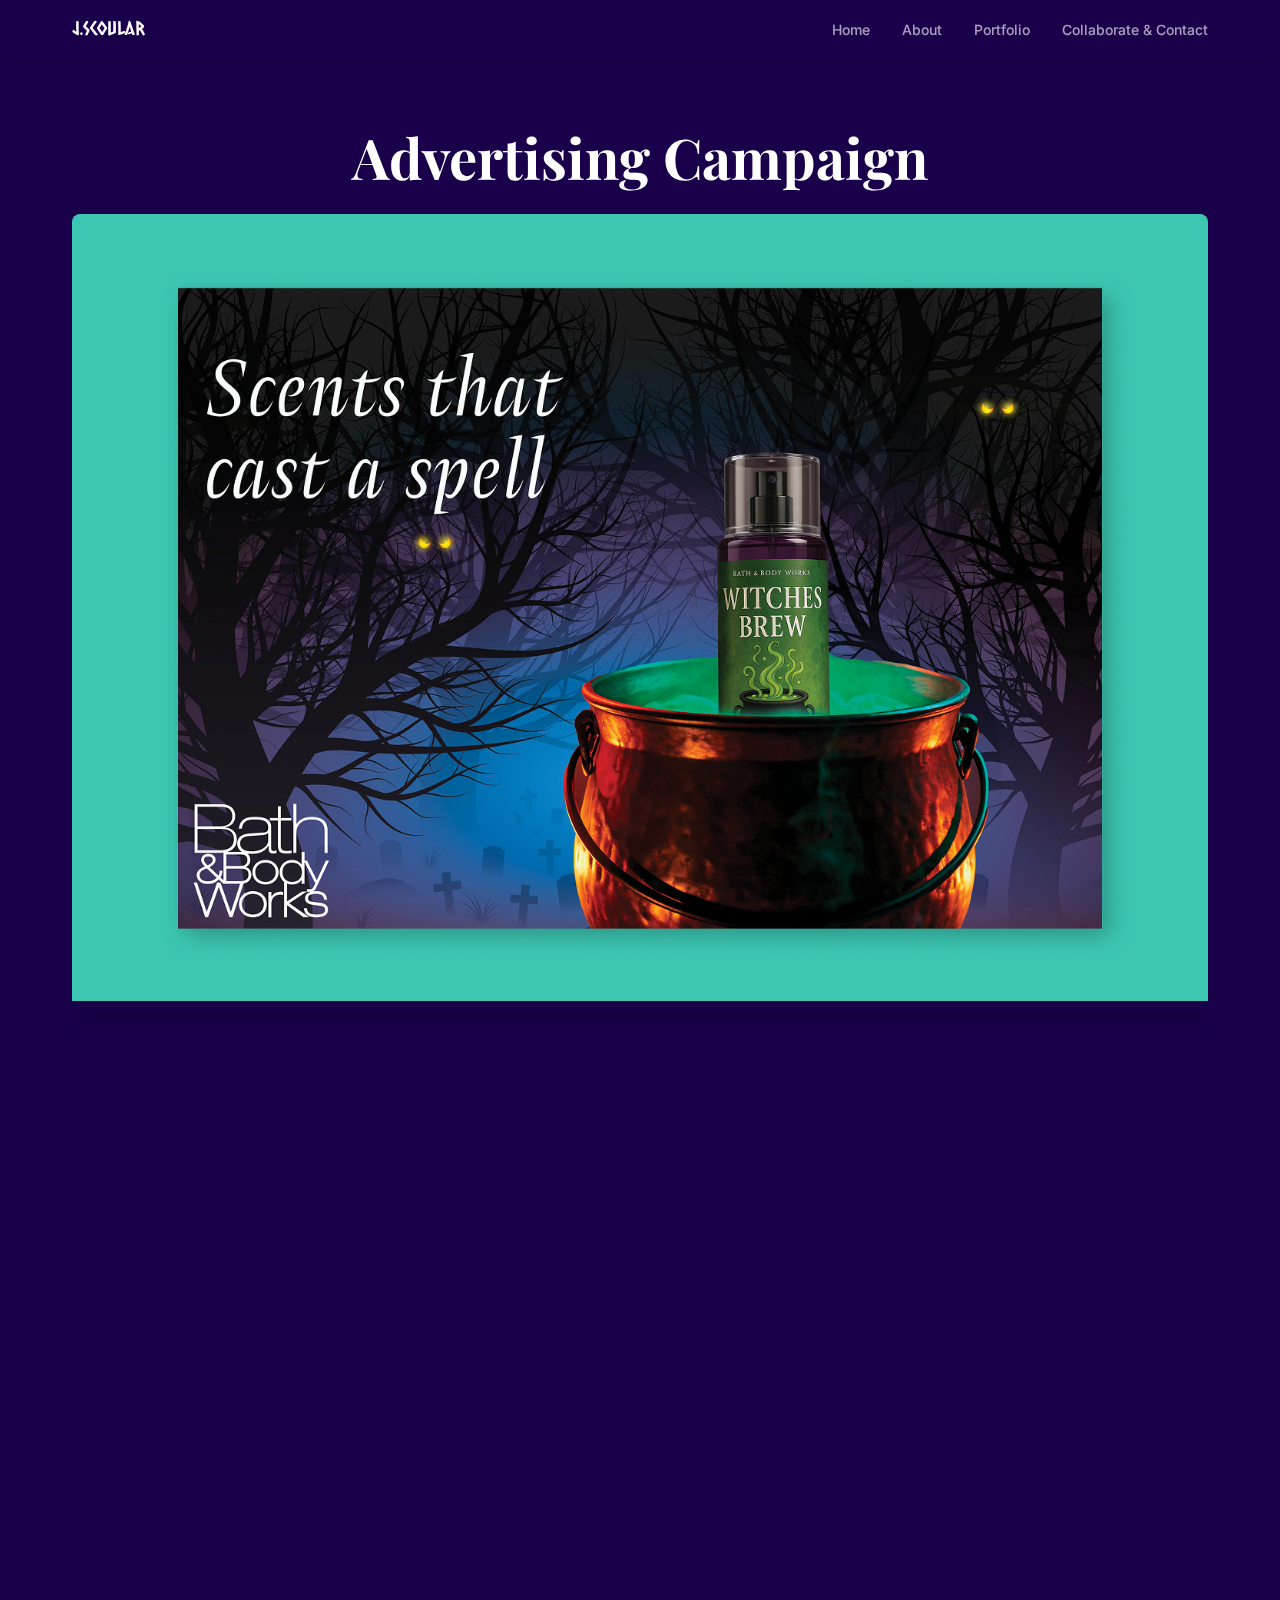
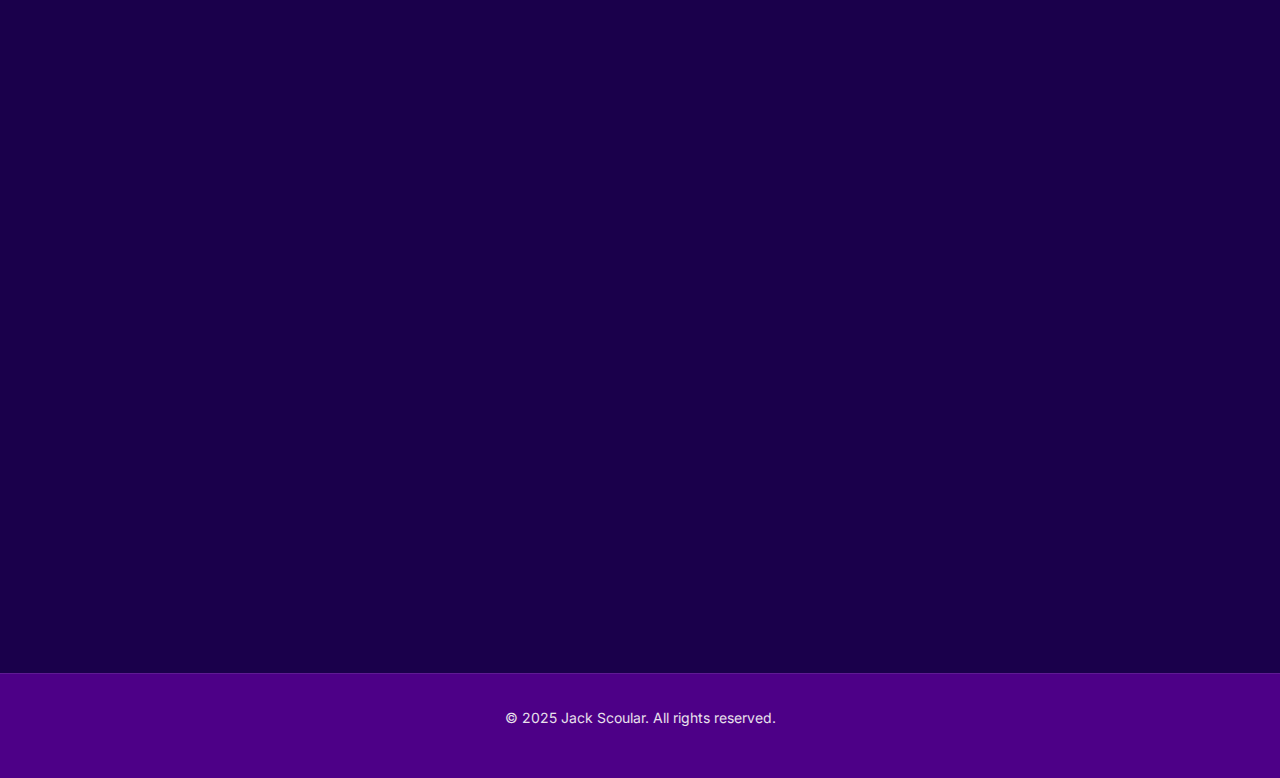
<file: project-1.html>
<!DOCTYPE html>
<html lang="en">
<head>
    <meta charset="UTF-8">
    <meta name="viewport" content="width=device-width, initial-scale=1.0">
    <meta name="description" content="In this project I created a digital advertisement campaign for Bath & Body Works, a popular global retail brand. The “Scents That Cast A Spell“ campaign is promoting a seasonal Halloween-themed line of fragrances and was designed to appeal to the brand’s key demographic of women aged 16-24. The typography I selected is a departure from the brand’s traditional typeface and I used spooky colour palette so the eye is drawn to the product image.">
    <title>Jack Scoular - Advertising Campaign</title>
    <link rel="preconnect" href="https://fonts.googleapis.com">
    <link rel="preconnect" href="https://fonts.gstatic.com" crossorigin>
    <link href="https://fonts.googleapis.com/css2?family=Space+Grotesk:wght@300..700&display=swap" rel="stylesheet">
    <link rel="icon" type="image/svg+xml" href="favicon.svg">
    <link rel="stylesheet" href="styles.css">
    <link rel="stylesheet" href="https://cdnjs.cloudflare.com/ajax/libs/font-awesome/5.15.4/css/all.min.css">
</head>
<body>
    <header id="site-header">
    <div class="container">
        <div class="brand">
            <a href="index.html">J.Scoular</a>
        </div>
        <nav id="primary-navigation" aria-label="Primary">
            <ul>
                <li><a href="index.html">Home</a></li>
                <li><a href="about.html">About</a></li>
                <li class="has-dropdown">
                    <a href="portfolio.html">Portfolio</a>
                    <ul class="dropdown" aria-label="Portfolio projects">
                        <li><a href="project-1.html">Advertising Campaign</a></li>
                        <li><a href="project-2.html">SwiftFox Creative: Agency Brand Identity</a></li>
                        <li><a href="project-3.html">Roam & Revel: Travel Magazine</a></li>
                        <li><a href="project-4.html">ClearPath: Accessibility App Concept</a></li>
                    </ul>
                </li>
                <li><a href="collaborate-contact.html">Collaborate & Contact</a></li>
            </ul>
        </nav>
        <button class="menu-toggle" aria-label="Toggle navigation" aria-expanded="false" aria-controls="mobile-nav-overlay">☰</button>
    </div>
    <div class="mobile-nav-overlay" id="mobile-nav-overlay">
        <ul role="menubar">
            <li role="none"><a href="index.html" role="menuitem">Home</a></li>
            <li role="none"><a href="about.html" role="menuitem">About</a></li>
            <li role="none" class="has-dropdown">
                <a href="portfolio.html" role="menuitem">Portfolio</a>
                <ul class="dropdown">
            <li role="none"><a href="project-1.html" role="menuitem">Advertising Campaign</a></li>
            <li role="none"><a href="project-2.html" role="menuitem">SwiftFox Creative: Agency Brand Identity</a></li>
            <li role="none"><a href="project-3.html" role="menuitem">Roam & Revel: Travel Magazine</a></li>
            <li role="none"><a href="project-4.html" role="menuitem">ClearPath: Accessibility App Concept</a></li>
                </ul>
            </li>
            <li role="none"><a href="collaborate-contact.html" role="menuitem">Collaborate & Contact</a></li>
        </ul>
    </div>
</header>

    <main id="primary-content">
        <section class="section project-single-section">
            <div class="container">
                <h1 class="reveal-on-scroll">Advertising Campaign</h1>
               <!--  <p class="subtitle reveal-on-scroll">In this project I created a digital advertisement campaign for Bath & Body Works, a popular global retail brand. The “Scents That Cast A Spell“ campaign is promoting a seasonal Halloween-themed line of fragrances and was designed to appeal to the brand’s key demographic of women aged 16-24. The typography I selected is a departure from the brand’s traditional typeface and I used spooky colour palette so the eye is drawn to the product image.</p> -->

                <div class="project-hero-image reveal-on-scroll">
                    <img src="media/Project-Ad Hero.png" alt="Bath & Body Works Scents That Cast A Spell campaign artwork">
                </div>

                <div class="project-details-grid reveal-on-scroll">
                    <div>
                        <h2>Overview</h2>
                        <p>In this project I created a digital advertisement campaign for Bath & Body Works, a popular global retail brand. The “Scents That Cast A Spell“ campaign is promoting a seasonal Halloween-themed line of fragrances and was designed to appeal to the brand’s key demographic of women aged 16-24. The typography I selected is a departure from the brand’s traditional typeface and I used spooky colour palette so the eye is drawn to the product image.</p>
                    </div>
                    <div>
                        <h2>Project Details</h2>
                        <dl>
                            <dt>Role:</dt>
                            <dd>Creative Direction & Graphic Design</dd>

                            <dt>Technologies:</dt>
                            <dd>Adobe Illustrator, Adobe Photoshop, Adobe InDesign, Figma</dd>

                            <dt>Skills:</dt>
                            <dd>Campaign Creation, Design</dd>

                            <dt>Year:</dt>
                            <dd>2024</dd>
                        </dl>
                    </div>
                </div>

                <section class="project-carousel reveal-on-scroll" aria-label="Browse projects">
                    <div class="carousel-header">
                        <div class="carousel-controls">
                            <button class="carousel-btn prev" aria-label="Previous projects">
                                <i class="fas fa-chevron-left" aria-hidden="true"></i>
                            </button>
                            <button class="carousel-btn next" aria-label="Next projects">
                                <i class="fas fa-chevron-right" aria-hidden="true"></i>
                            </button>
                        </div>
                    </div>
                    <div class="carousel-track" data-carousel-track>
                        <article class="carousel-card">
                            <a href="project-1.html">
                                <img src="media/Project-Ad Hero.png" alt="Advertising Campaign cover">
                            </a>
                        </article>
                        <article class="carousel-card">
                            <a href="project-2.html">
                                <img src="media/Project - SwiftFox Logo.png" alt="SwiftFox Creative cover">
                            </a>
                        </article>
                        <article class="carousel-card">
                            <a href="project-3.html">
                                <img src="media/Magazine Project Hero.png" alt="Roam & Revel cover">
                            </a>
                        </article>
                        <article class="carousel-card">
                            <a href="project-4.html">
                                <img src="media/Project-ClearPath Hero.png" alt="ClearPath cover">
                            </a>
                        </article>
                    </div>
                </section>

                <div class="back-to-portfolio reveal-on-scroll">
                    <a href="portfolio.html" class="button">&larr; Back to Portfolio</a>
                </div>
            </div>
        </section>
    </main>

    <footer id="site-footer">
        <div class="container">
            <p>&copy; 2025 Jack Scoular. All rights reserved.</p>
            <!-- <ul class="social-links">
                <li><a href="#" aria-label="LinkedIn"><i class="fab fa-linkedin"></i>LinkedIn</a></li>
                <li><a href="#" aria-label="GitHub"><i class="fab fa-github"></i>GitHub</a></li> --> 
            </ul>
        </div>
    </footer>
    <script src="main.js"></script>
</body>
</html>
</file>
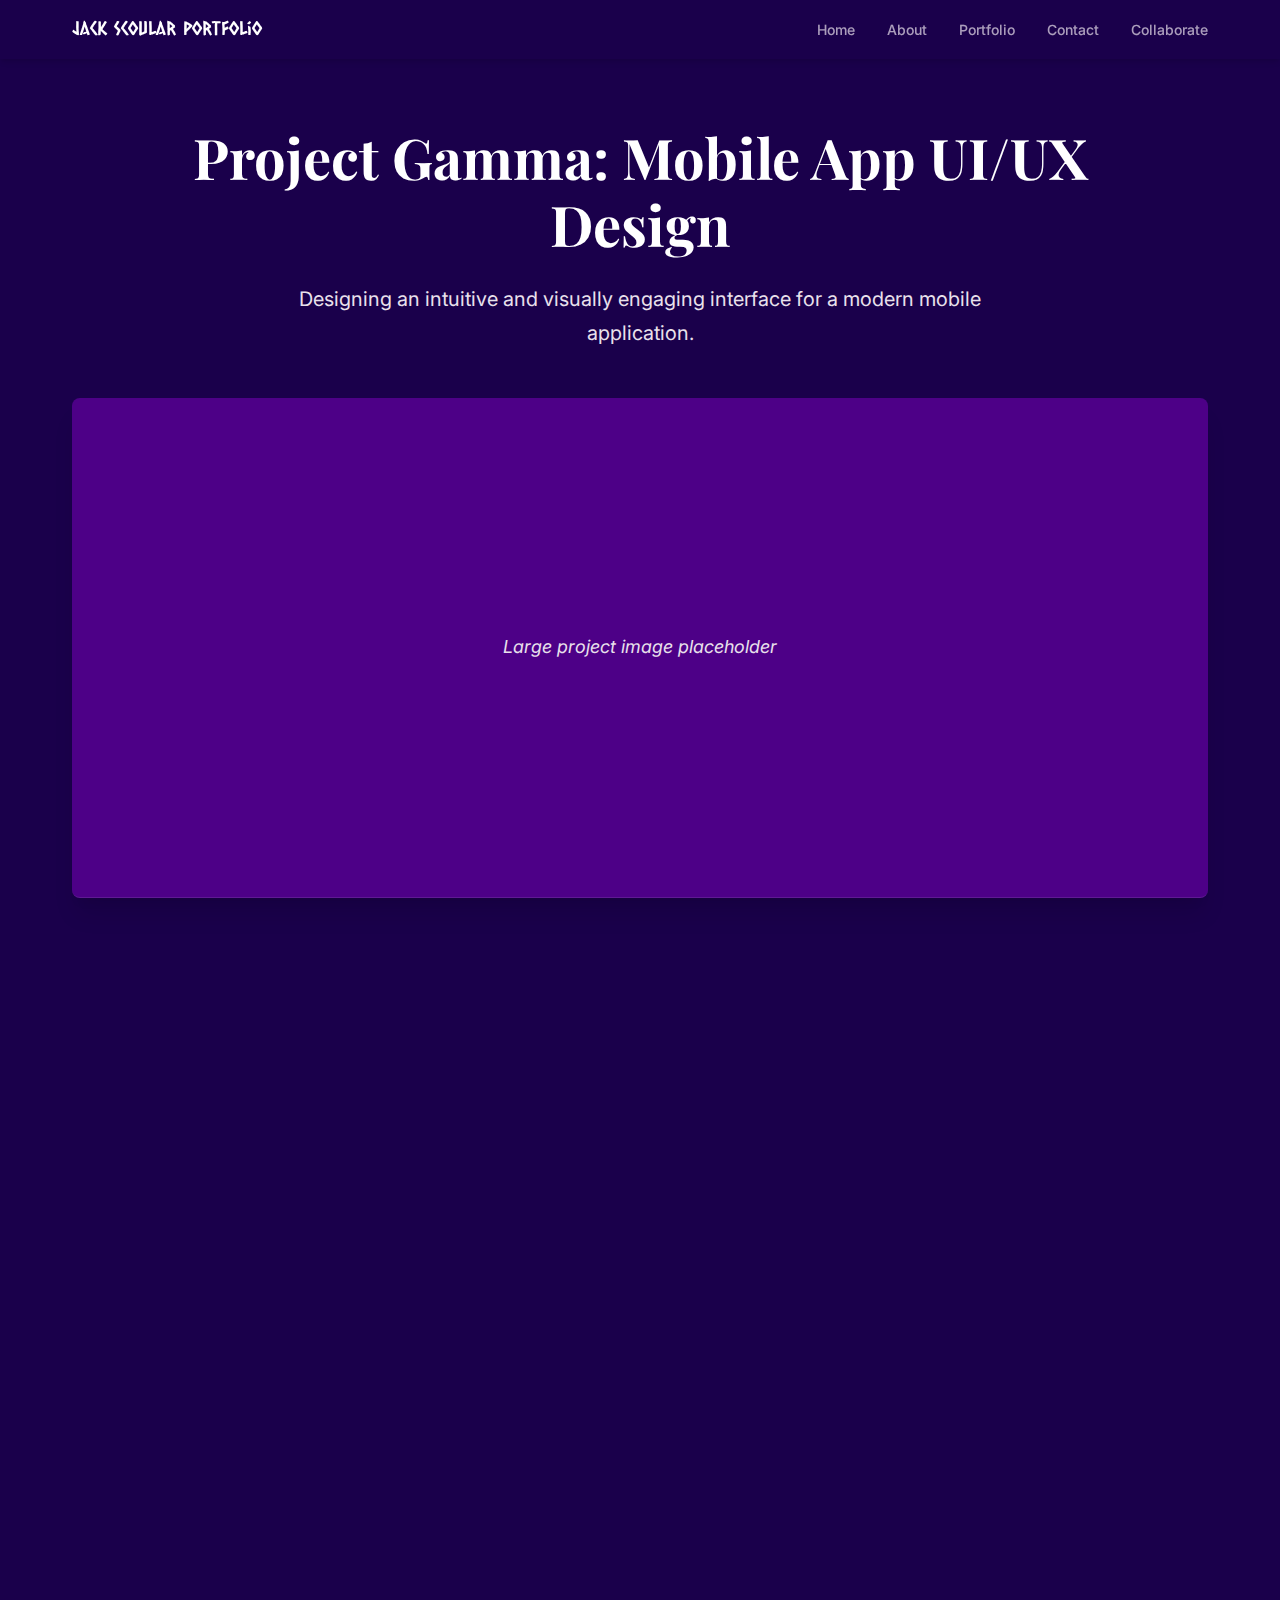
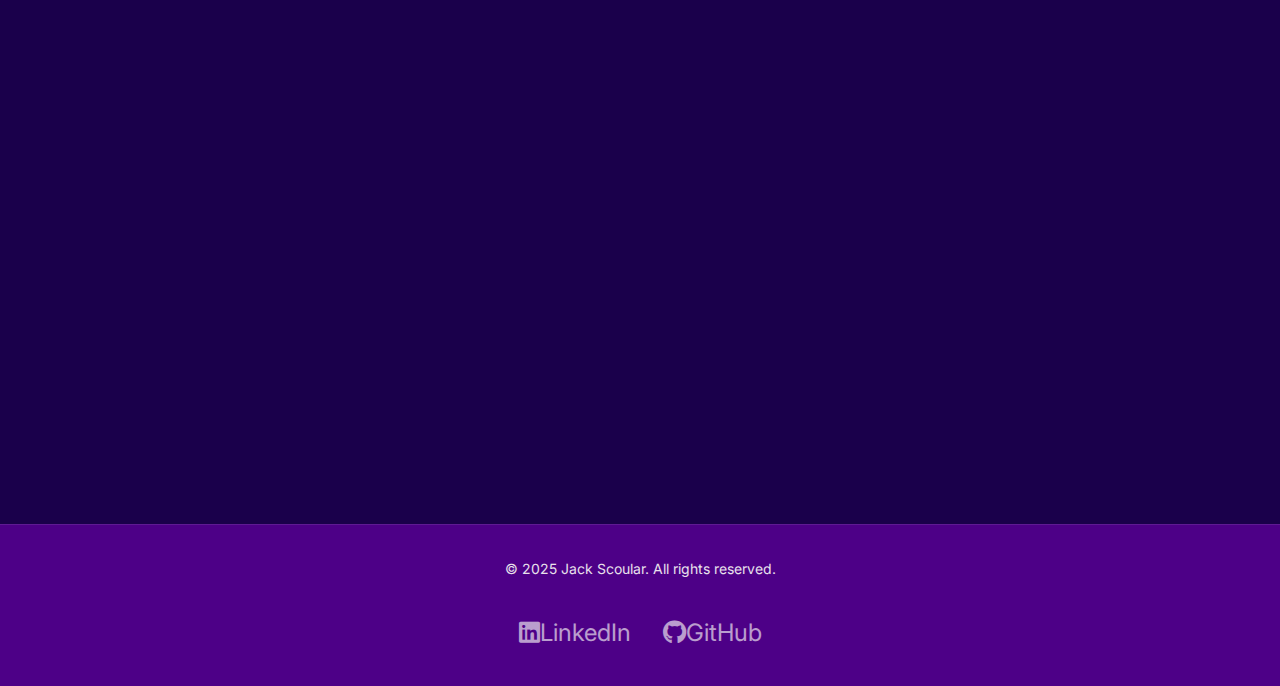
<file: project-3.html>
<!DOCTYPE html>
<html lang="en">
<head>
    <meta charset="UTF-8">
    <meta name="viewport" content="width=device-width, initial-scale=1.0">
    <title>Jack Scoular - Project Gamma</title>
    <link rel="stylesheet" href="styles.css">
    <link rel="stylesheet" href="https://cdnjs.cloudflare.com/ajax/libs/font-awesome/5.15.4/css/all.min.css">
</head>
<body>
    <header id="site-header">
    <div class="container">
        <div class="brand">
            <a href="index.html">Jack Scoular Portfolio</a>
        </div>
        <nav id="primary-navigation" aria-label="Primary">
            <ul>
                <li><a href="index.html">Home</a></li>
                <li><a href="about.html">About</a></li>
                <li><a href="portfolio.html">Portfolio</a></li>
                <li><a href="contact.html">Contact</a></li>
                <li><a href="collaborate.html">Collaborate</a></li>
            </ul>
        </nav>
        <button class="menu-toggle" aria-label="Toggle navigation" aria-expanded="false" aria-controls="mobile-nav-overlay">☰</button>
    </div>
    <div class="mobile-nav-overlay" id="mobile-nav-overlay">
        <ul role="menubar">
            <li role="none"><a href="index.html" role="menuitem">Home</a></li>
            <li role="none"><a href="about.html" role="menuitem">About</a></li>
            <li role="none"><a href="portfolio.html" role="menuitem">Portfolio</a></li>
            <li role="none"><a href="contact.html" role="menuitem">Contact</a></li>
            <li role="none"><a href="collaborate.html" role="menuitem">Collaborate</a></li>
        </ul>
    </div>
</header>

    <main id="primary-content">
        <section class="section project-single-section">
            <div class="container">
                <h1 class="reveal-on-scroll">Project Gamma: Mobile App UI/UX Design</h1>
                <p class="subtitle reveal-on-scroll">Designing an intuitive and visually engaging interface for a modern mobile application.</p>

                <div class="image-placeholder project-hero-image reveal-on-scroll">Large project image placeholder</div>

                <div class="project-details-grid reveal-on-scroll">
                    <div>
                        <h2>Overview</h2>
                        <p>This project involved the complete UI/UX design for a new mobile application. The primary goal was to create an interface that is not only aesthetically pleasing but also highly functional, intuitive, and user-friendly. This encompassed understanding user needs, defining user flows, and translating complex features into simple, elegant visual designs.</p>
                        <p>My role included conducting user research, creating wireframes and interactive prototypes, designing the complete visual interface (UI), and ensuring a seamless user experience (UX) across all app functionalities. I worked closely with stakeholders to iterate on designs and delivered a final design system ready for development, focusing on clarity, consistency, and engaging interactions.</p>
                    </div>
                    <div>
                        <h2>Project Details</h2>
                        <dl>
                            <dt>Role:</dt>
                            <dd>UI/UX Designer, Visual Designer</dd>

                            <dt>Technologies:</dt>
                            <dd>Figma, Adobe XD, Adobe Illustrator, Miro</dd>

                            <dt>Year:</dt>
                            <dd>2025</dd>

                            <dt>Live Demo:</dt>
                            <dd><a href="#" target="_blank">View Live</a></dd>

                            <dt>Repository:</dt>
                            <dd><a href="#" target="_blank">GitHub Repo</a></dd>
                        </dl>
                    </div>
                </div>

                <div class="highlights reveal-on-scroll">
                    <h2>Highlights</h2>
                    <ul>
                        <li>Conducted user research and created detailed user personas and journey maps.</li>
                        <li>Developed low-fidelity wireframes and high-fidelity interactive prototypes using Figma.</li>
                        <li>Designed a comprehensive design system including components, typography, and color palettes.</li>
                        <li>Ensured the UI adhered to platform-specific guidelines (iOS Human Interface Guidelines, Material Design).</li>
                        <li>Collaborated with developers to ensure feasibility and smooth implementation of the design.</li>
                    </ul>
                </div>

                <div class="back-to-portfolio reveal-on-scroll">
                    <a href="portfolio.html" class="button">&larr; Back to Portfolio</a>
                </div>
            </div>
        </section>
    </main>

    <footer id="site-footer">
        <div class="container">
            <p>&copy; 2025 Jack Scoular. All rights reserved.</p>
            <ul class="social-links">
                <li><a href="#" aria-label="LinkedIn"><i class="fab fa-linkedin"></i>LinkedIn</a></li>
                <li><a href="#" aria-label="GitHub"><i class="fab fa-github"></i>GitHub</a></li>
            </ul>
        </div>
    </footer>
    <script src="main.js"></script>
</body>
</html>
</file>
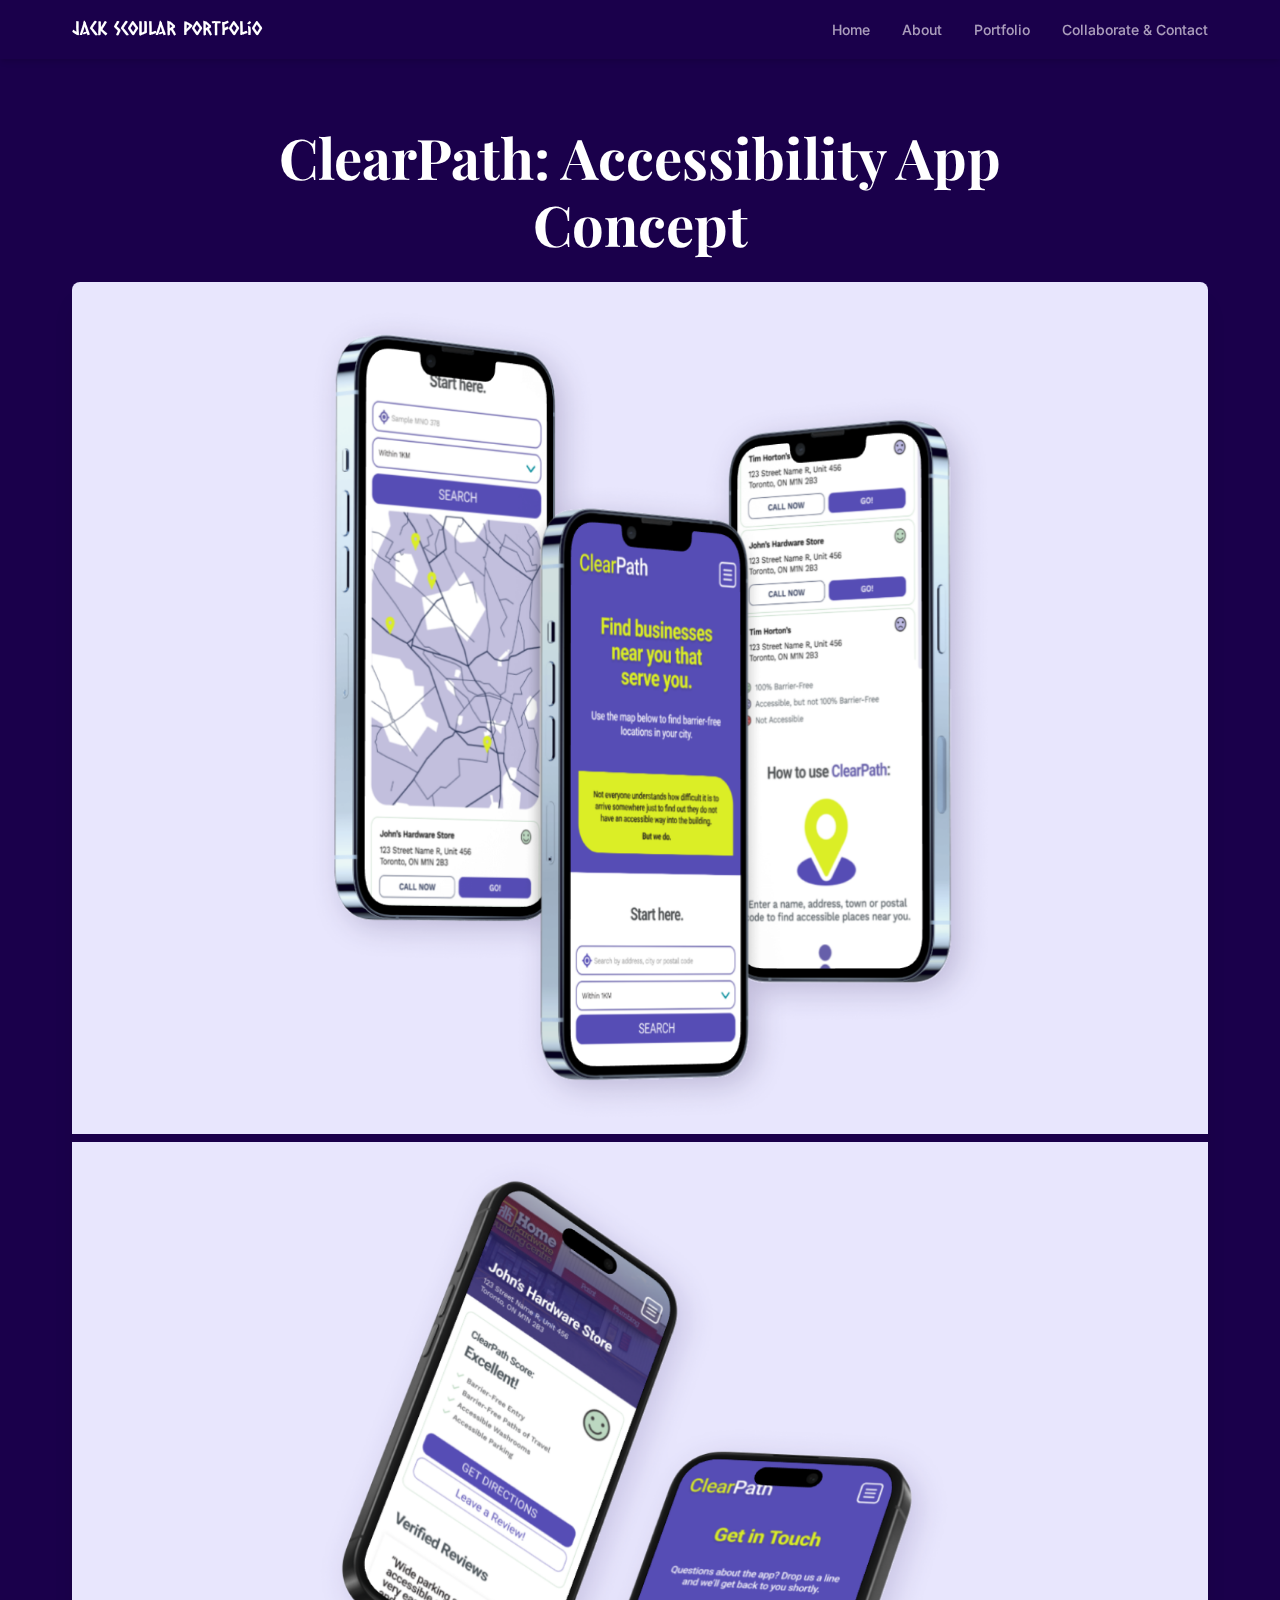
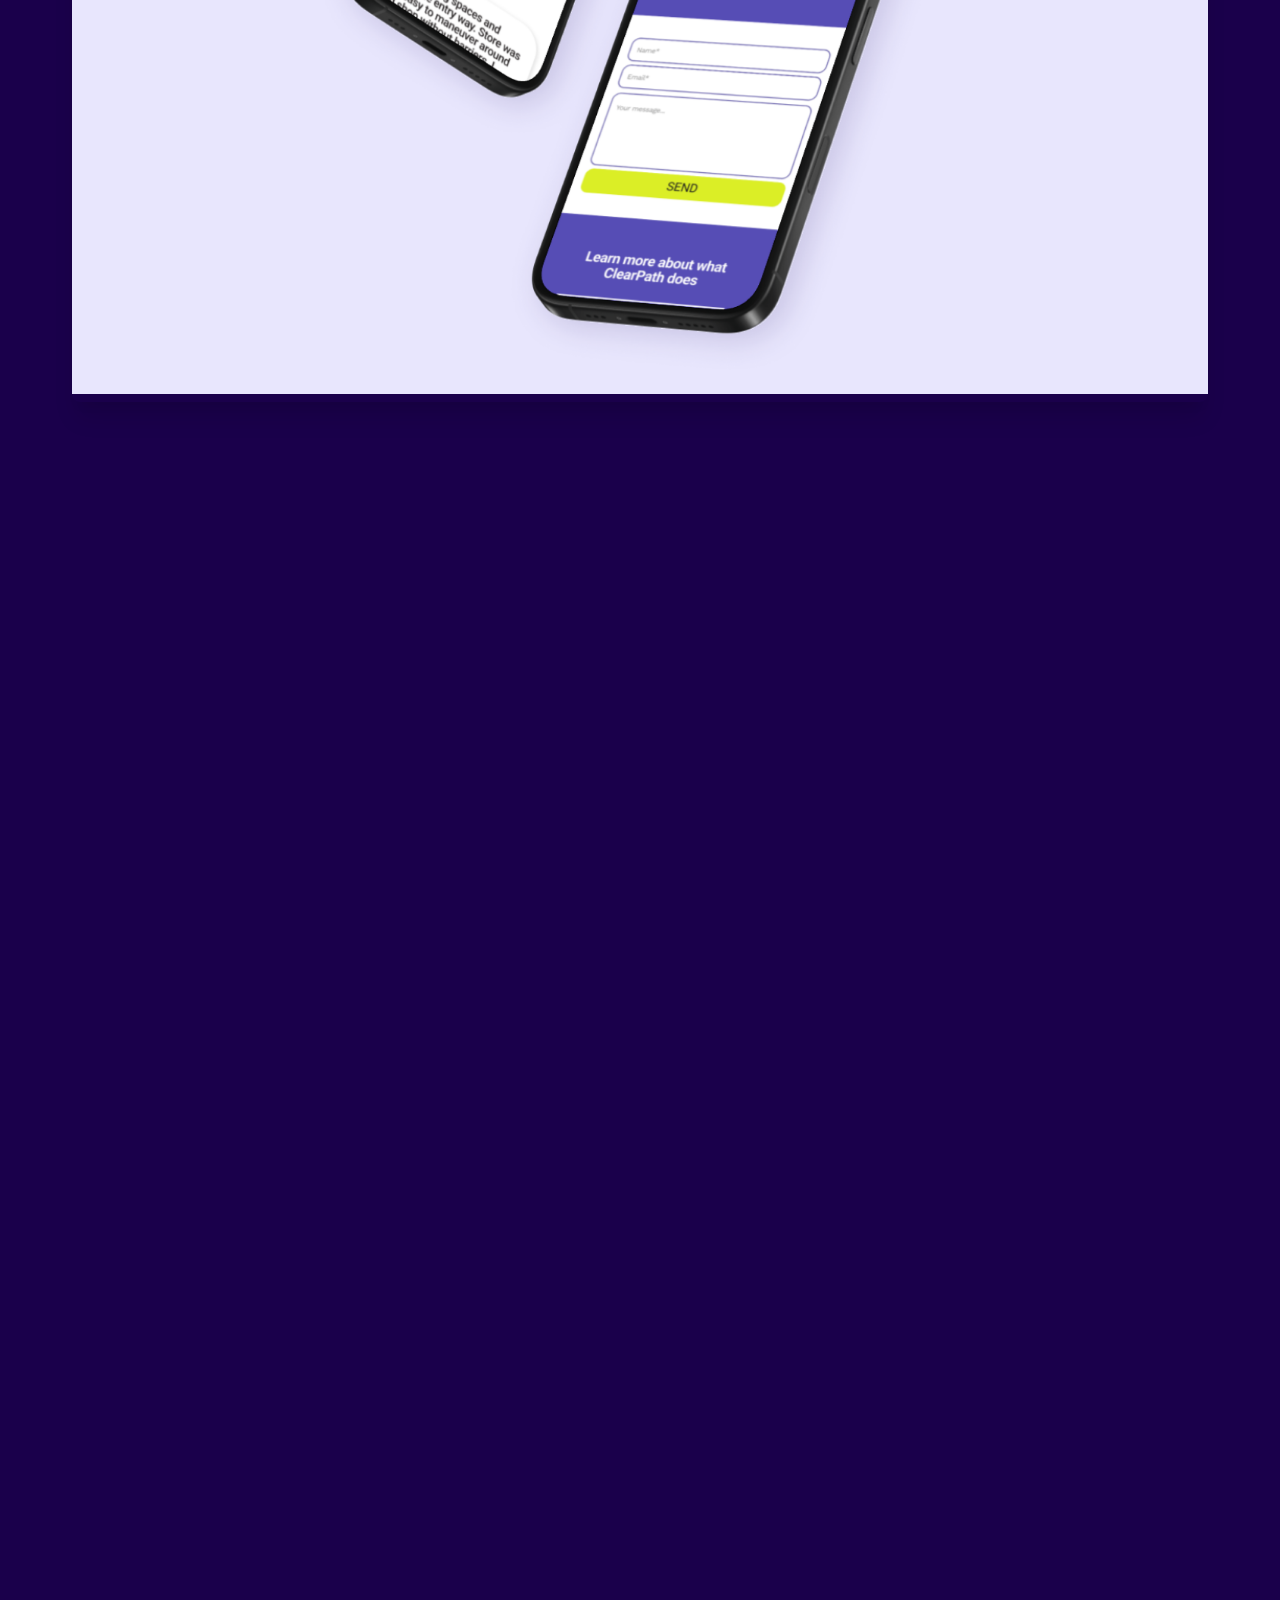
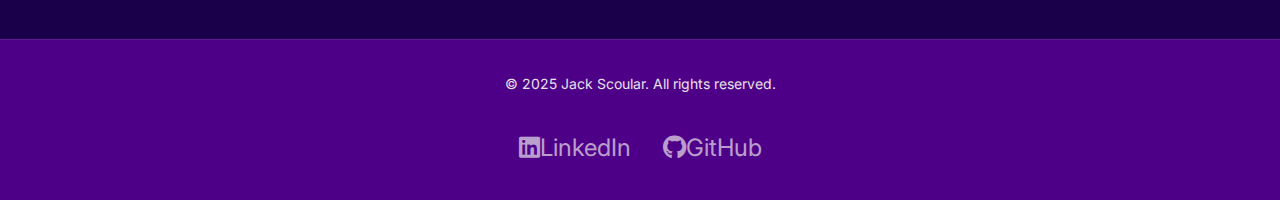
<file: project-4.html>
<!DOCTYPE html>
<html lang="en">
<head>
    <meta charset="UTF-8">
    <meta name="viewport" content="width=device-width, initial-scale=1.0">
    <meta name="description" content="ClearPath is an app concept I developed to help people find accessible public places. Many Canadians do not realize how many public spaces do not even have accessible entrances, let alone barrier-free interiors and washrooms. After a workplace accident, I was forced to experience this first-hand. ClearPath is designed to be extremely user-friendly with a simplified but effective grading system for accessibility. Users can look up addresses in their community or use our map to find accessible businesses or public spaces.">
    <title>Jack Scoular - ClearPath: Accessibility App Concept</title>
    <link rel="preconnect" href="https://fonts.googleapis.com">
    <link rel="preconnect" href="https://fonts.gstatic.com" crossorigin>
    <link href="https://fonts.googleapis.com/css2?family=Space+Grotesk:wght@300..700&display=swap" rel="stylesheet">
    <link rel="stylesheet" href="styles.css">
    <link rel="stylesheet" href="https://cdnjs.cloudflare.com/ajax/libs/font-awesome/5.15.4/css/all.min.css">
</head>
<body>
    <header id="site-header">
    <div class="container">
        <div class="brand">
            <a href="index.html">Jack Scoular Portfolio</a>
        </div>
        <nav id="primary-navigation" aria-label="Primary">
            <ul>
                <li><a href="index.html">Home</a></li>
                <li><a href="about.html">About</a></li>
                <li class="has-dropdown">
                    <a href="portfolio.html">Portfolio</a>
                    <ul class="dropdown" aria-label="Portfolio projects">
                        <li><a href="project-1.html">Advertising Campaign</a></li>
                        <li><a href="project-2.html">SwiftFox Creative: Agency Brand Identity</a></li>
                        <li><a href="project-3.html">Roam & Revel: Travel Magazine</a></li>
                        <li><a href="project-4.html">ClearPath: Accessibility App Concept</a></li>
                    </ul>
                </li>
                <li><a href="collaborate-contact.html">Collaborate & Contact</a></li>
            </ul>
        </nav>
        <button class="menu-toggle" aria-label="Toggle navigation" aria-expanded="false" aria-controls="mobile-nav-overlay">☰</button>
    </div>
    <div class="mobile-nav-overlay" id="mobile-nav-overlay">
        <ul role="menubar">
            <li role="none"><a href="index.html" role="menuitem">Home</a></li>
            <li role="none"><a href="about.html" role="menuitem">About</a></li>
            <li role="none" class="has-dropdown">
                <a href="portfolio.html" role="menuitem">Portfolio</a>
                <ul class="dropdown">
            <li role="none"><a href="project-1.html" role="menuitem">Advertising Campaign</a></li>
            <li role="none"><a href="project-2.html" role="menuitem">SwiftFox Creative: Agency Brand Identity</a></li>
            <li role="none"><a href="project-3.html" role="menuitem">Roam & Revel: Travel Magazine</a></li>
            <li role="none"><a href="project-4.html" role="menuitem">ClearPath: Accessibility App Concept</a></li>
                </ul>
            </li>
            <li role="none"><a href="collaborate-contact.html" role="menuitem">Collaborate & Contact</a></li>
        </ul>
    </div>
</header>

    <main id="primary-content">
        <section class="section project-single-section">
            <div class="container">
                <h1 class="reveal-on-scroll">ClearPath: Accessibility App Concept</h1>
                <!-- <p class="subtitle reveal-on-scroll">ClearPath is an app concept I developed to help people find accessible public places. Many Canadians do not realize how many public spaces do not even have accessible entrances, let alone barrier-free interiors and washrooms. After a workplace accident, I was forced to experience this first-hand. ClearPath is designed to be extremely user-friendly with a simplified but effective grading system for accessibility. Users can look up addresses in their community or use our map to find accessible businesses or public spaces.</p> -->

                <div class="project-hero-image reveal-on-scroll">
                    <img src="media/Project-ClearPath Hero.png" alt="ClearPath accessibility app screens">
                    <img src="media/Project-ClearPath 2.png" alt="ClearPath accessibility app screens.2">
                </div>

                <div class="project-details-grid reveal-on-scroll">
                    <div>
                        <h2>Overview</h2>
                        <p>ClearPath is an app concept I developed to help people find accessible public places. Many Canadians do not realize how many public spaces do not even have accessible entrances, let alone barrier-free interiors and washrooms. After a workplace accident, I was forced to experience this first-hand.</p>
                        <p>ClearPath is designed to be extremely user-friendly with a simplified but effective grading system for accessibility. Users can look up addresses in their community or use our map to find accessible businesses or public spaces.</p>
                    </div>
                    <div>
                        <h2>Project Details</h2>
                        <dl>
                            <dt>Role:</dt>
                            <dd>Creative Director & Graphic Designer</dd>

                            <dt>Technologies:</dt>
                            <dd>Adobe Illustrator, Adobe Photoshop, Figma</dd>

                            <dt>Skills:</dt>
                            <dd>Wireframing, App Development, Product Design</dd>

                            <dt>Year:</dt>
                            <dd>2024</dd>
                        </dl>
                    </div>
                </div>

                <section class="project-carousel reveal-on-scroll" aria-label="Browse projects">
                    <div class="carousel-header">
                        <div class="carousel-controls">
                            <button class="carousel-btn prev" aria-label="Previous projects">
                                <i class="fas fa-chevron-left" aria-hidden="true"></i>
                            </button>
                            <button class="carousel-btn next" aria-label="Next projects">
                                <i class="fas fa-chevron-right" aria-hidden="true"></i>
                            </button>
                        </div>
                    </div>
                    <div class="carousel-track" data-carousel-track>
                        <article class="carousel-card">
                            <a href="project-1.html">
                                <img src="media/Project-Ad Hero.png" alt="Advertising Campaign cover">
                            </a>
                        </article>
                        <article class="carousel-card">
                            <a href="project-2.html">
                                <img src="media/Project - SwiftFox Logo.png" alt="SwiftFox Creative cover">
                            </a>
                        </article>
                        <article class="carousel-card">
                            <a href="project-3.html">
                                <img src="media/Magazine Project Hero.png" alt="Roam & Revel cover">
                            </a>
                        </article>
                        <article class="carousel-card">
                            <a href="project-4.html">
                                <img src="media/Project-ClearPath Hero.png" alt="ClearPath cover">
                            </a>
                        </article>
                    </div>
                </section>

                <div class="back-to-portfolio reveal-on-scroll">
                    <a href="portfolio.html" class="button">&larr; Back to Portfolio</a>
                </div>
            </div>
        </section>
    </main>

    <footer id="site-footer">
        <div class="container">
            <p>&copy; 2025 Jack Scoular. All rights reserved.</p>
            <ul class="social-links">
                <li><a href="#" aria-label="LinkedIn"><i class="fab fa-linkedin"></i>LinkedIn</a></li>
                <li><a href="#" aria-label="GitHub"><i class="fab fa-github"></i>GitHub</a></li>
            </ul>
        </div>
    </footer>
    <script src="main.js"></script>
</body>
</html>
</file>
<file: styles.css>
/*
*   Jack Scoular Portfolio
*   Author: Jack Scoular

*   Version: 1.1
*
*   --- TABLE OF CONTENTS ---
*   1.  Design Tokens (:root)
*   2.  Base & Reset
*   3.  Typography & Links
*   4.  Layout & Containers
*   5.  Header & Navigation
*   6.  Components
*       - Buttons
*       - Project Cards
*       - Image Placeholders
*       - Forms
*   7.  Page-Specific Sections
*   8.  Footer
*   9.  Animations & Accessibility
*   10. Responsive Media Queries
*/

/* 
 * 1. DESIGN TOKENS 
 * =============================================== 
 */
@import url('https://fonts.googleapis.com/css2?family=Caesar+Dressing&family=Inter:wght@400;500&family=Playfair+Display:wght@700&display=swap');

:root {
    --color-primary: #ffbd00; /* Existing, a vibrant yellow-orange */
    --color-primary-light: #ffeb3b; /* New: Lighter shade of primary */
    --color-primary-dark: #cc9c00; /* New: Darker shade of primary */

    --color-text: #e9e1ec; /* Existing, a light purple-grey */
    --color-heading: #ffffff; /* New: Pure white for headings for contrast */
    --color-body-text: #e9e1ec; /* Renamed existing --color-text to be more specific */

    --color-background: #1a004b; /* Darker background for more depth */
    --color-background-alt: #4d0087; /* Existing, a mid-tone purple, slightly adjusted for harmony */
    --color-card-background: #2b006d; /* New: A specific background for cards */

    --color-border: #ff80aa; /* Existing, a vibrant pink */
    --color-accent: #ff0054; /* New: A general accent color, using existing border color */
    --color-shadow: rgba(0, 0, 0, 0.2); /* Adjusted for more noticeable, softer shadows */

    --color-light-text: #000000; /* Existing, pure black for elements on light backgrounds */
    --color-dark-text: #333333; /* New: For text on lighter backgrounds if needed */

    --font-heading: 'Playfair Display', serif;
    --font-body: 'Inter', sans-serif;
    --font-hero: "Inter", sans-serif;
    --font-brand: 'Caesar Dressing', system-ui;

    --font-size-base: 1rem;
    --font-size-sm: 0.875rem;
    --font-size-md: 1.125rem;
    --font-size-lg: 1.25rem;
    --font-size-xl: 1.5rem;
    --font-size-h1: clamp(3rem, 6vw, 4.5rem); /* Larger H1 */
    --font-size-h2: clamp(2.25rem, 4.5vw, 3.5rem); /* Larger H2 */
    --font-size-h3: clamp(1.75rem, 3.5vw, 2.5rem); /* Larger H3 */
    --font-size-h4: clamp(1.25rem, 2.5vw, 1.75rem); /* Larger H4 */

    --line-height-base: 1.7;
    --line-height-heading: 1.2;

    --container-width: 1200px; /* Slightly wider container */
    --spacing-unit: 1rem;
    --spacing-xs: calc(var(--spacing-unit) * 0.5);
    --spacing-sm: var(--spacing-unit);
    --spacing-md: calc(var(--spacing-unit) * 1.5);
    --spacing-lg: calc(var(--spacing-unit) * 2);
    --spacing-xl: calc(var(--spacing-unit) * 3);
    --spacing-xxl: calc(var(--spacing-unit) * 4);

    --border-radius: 8px; /* Slightly more rounded corners */
    --transition-speed: 300ms; /* Slightly slower transitions for smoothness */
    --box-shadow-sm: 0 4px 6px -1px rgba(0, 0, 0, 0.1), 0 2px 4px -1px rgba(0, 0, 0, 0.06);
    --box-shadow-md: 0 10px 15px -3px rgba(0, 0, 0, 0.1), 0 4px 6px -2px rgba(0, 0, 0, 0.05);
    --box-shadow-lg: 0 20px 25px -5px rgba(0, 0, 0, 0.1), 0 10px 10px -5px rgba(0, 0, 0, 0.04);
    --gradient-hero: linear-gradient(135deg, #1a004b 0%, #2b006d 40%, #4d0087 100%);
    --glass-background: rgba(255, 255, 255, 0.04);
    --border-subtle: rgba(255, 255, 255, 0.15);
    --glow-primary: 0 0 55px rgba(255, 189, 0, 0.25);
}

/* 
 * 2. BASE & RESET
 * =============================================== 
 */
*, *::before, *::after {
    box-sizing: border-box;
    margin: 0;
    padding: 0;
}

html {
    scroll-behavior: smooth;
}

body {
    font-family: var(--font-body);
    line-height: var(--line-height-base);
    color: var(--color-body-text);
    background-color: var(--color-background);
    -webkit-font-smoothing: antialiased;
    -moz-osx-font-smoothing: grayscale;
}

/* 
 * 3. TYPOGRAPHY & LINKS
 * =============================================== 
 */
h1, h2, h3, h4 {
    font-family: var(--font-heading);
    color: var(--color-heading);
    margin-bottom: var(--spacing-md);
    line-height: var(--line-height-heading);
    font-weight: 700;
}

h1 { font-size: var(--font-size-h1); }
h2 { font-size: var(--font-size-h2); }
h3 { font-size: var(--font-size-h3); }
h4 { font-size: var(--font-size-h4); }

p {
    margin-bottom: var(--spacing-sm);
}

main ul,
main ol {
    padding-left: var(--spacing-lg);
    margin-bottom: var(--spacing-md);
}

main li + li {
    margin-top: var(--spacing-xs);
}

a {
    color: var(--color-primary-light);
    text-decoration: none;
    transition: color var(--transition-speed) ease-out;
}
a:hover {
    color: var(--color-primary);
}

/* 
 * 4. LAYOUT & CONTAINERS
 * =============================================== 
 */
.container {
    max-width: var(--container-width);
    margin: 0 auto;
    padding: 0 var(--spacing-lg);
}

main {
    padding-top: 0;
}

.section {
    padding: var(--spacing-xxl) 0;
}

.section-title {
    text-align: center;
    margin-bottom: var(--spacing-xl);
}

/* 
 * 5. HEADER & NAVIGATION
 * =============================================== 
 */
#site-header {
    position: sticky;
    top: 0;
    background-color: var(--color-background);
    padding: var(--spacing-sm) 0;
    z-index: 1000;
    box-shadow: var(--box-shadow-sm);
}

#site-header .container {
    display: flex;
    justify-content: space-between;
    align-items: center;
    }

.brand a {
    font-family: var(--font-brand);
    font-size: larger;
    font-weight: 400;
    line-height: 1;
    color: var(--color-heading);
    text-decoration: none;
    
}

#primary-navigation ul {
    list-style: none;
    display: flex;
    gap: var(--spacing-lg);
}
#primary-navigation li {
    position: relative;
}
#primary-navigation .has-dropdown {
    padding-bottom: var(--spacing-xs); /* extends hover area */
    margin-bottom: calc(-1 * var(--spacing-xs));
}

#primary-navigation a {
    color: var(--color-body-text);
    font-weight: 500;
    font-size: var(--font-size-sm);
    padding-bottom: 4px;
    position: relative;
    text-decoration: none;
    opacity: 0.7;
    transition: opacity var(--transition-speed) ease-out;
}

#primary-navigation a.active,
#primary-navigation a:hover {
    opacity: 1;
    color: var(--color-primary-light);
}
#primary-navigation .has-dropdown > a::after {
    content: '▾';
    margin-left: 6px;
    font-size: 0.8em;
    opacity: 0.8;
}
#primary-navigation .dropdown {
    display: none;
    position: absolute;
    top: 100%; /* remove hover gap */
    left: 0;
    min-width: 220px;
    padding: var(--spacing-xs) 0;
    background: var(--color-card-background);
    border: 1px solid var(--border-subtle);
    border-radius: var(--border-radius);
    box-shadow: var(--box-shadow-md);
    z-index: 1002;
}
#primary-navigation .dropdown li {
    margin: 0;
}
#primary-navigation .dropdown a {
    display: block;
    padding: var(--spacing-sm) var(--spacing-md);
    color: var(--color-heading);
    opacity: 0.85;
}
#primary-navigation .dropdown a:hover,
#primary-navigation .dropdown a:focus-visible {
    opacity: 1;
    color: var(--color-primary-light);
}
#primary-navigation .has-dropdown:hover > .dropdown,
#primary-navigation .has-dropdown:focus-within > .dropdown {
    display: block;
}

.menu-toggle {
    display: none;
    font-size: var(--font-size-xl);
    background: none;
    border: none;
    cursor: pointer;
    color: var(--color-body-text);
    z-index: 1001;
}

.mobile-nav-overlay {
    display: flex;
    position: fixed;
    top: 0;
    left: 0;
    width: 100%;
    height: 100%;
    background-color: var(--color-background);
    flex-direction: column;
    justify-content: center;
    align-items: center;
    visibility: hidden;
    opacity: 0;
    z-index: 999;
    transition: opacity var(--transition-speed) ease-out, visibility var(--transition-speed) ease-out;
}
.mobile-nav-overlay.open {
    opacity: 1;
    visibility: visible;
}
.mobile-nav-overlay ul {
    list-style: none;
    text-align: center;
}
.mobile-nav-overlay li {
    margin: var(--spacing-md) 0;
}
.mobile-nav-overlay a {
    color: var(--color-heading);
    font-size: var(--font-size-h3);
    font-family: var(--font-heading);
    text-decoration: none;
    transition: color var(--transition-speed) ease-out;
}
.mobile-nav-overlay a:hover {
    color: var(--color-primary-light);
}
.mobile-nav-overlay .dropdown {
    display: none;
    padding-top: var(--spacing-xs);
}
.mobile-nav-overlay .dropdown li {
    margin: var(--spacing-xs) 0;
}
.mobile-nav-overlay .dropdown a {
    font-family: var(--font-body);
    font-size: var(--font-size-md);
    color: var(--color-body-text);
}
.mobile-nav-overlay .dropdown a:hover {
    color: var(--color-primary-light);
}
.mobile-nav-overlay .has-dropdown > a::after {
    content: '▾';
    margin-left: 6px;
    font-size: 0.8em;
    opacity: 0.8;
}
.mobile-nav-overlay .has-dropdown.open .dropdown {
    display: block;
}

/* 
 * 6. COMPONENTS
 * =============================================== 
 */
.button {
    display: inline-block;
    background-color: var(--color-primary);
    color: var(--color-dark-text);
    padding: var(--spacing-sm) var(--spacing-lg);
    border-radius: var(--border-radius);
    font-weight: 600;
    border: 2px solid var(--color-primary);
    text-decoration: none;
    position: relative;
    overflow: hidden;
    z-index: 1;
    transition: all var(--transition-speed) ease-out;
}
.button:hover {
    background-color: var(--color-primary-light);
    border-color: var(--color-primary-light);
    transform: translateY(-2px);
    box-shadow: var(--box-shadow-sm);
}

.project-grid {
    display: grid;
    grid-template-columns: repeat(auto-fit, minmax(300px, 1fr));
    gap: var(--spacing-xl);
}
.featured-projects-section .project-grid {
    padding: 0 var(--spacing-md);
}
.featured-projects-section .project-card {
    justify-content: flex-start;
    gap: var(--spacing-xs);
}

.project-card {
    background-color: var(--color-card-background);
    border-radius: var(--border-radius);
    border: 1px solid rgba(255, 255, 255, 0.1);
    box-shadow: var(--box-shadow-md);
    overflow: hidden;
    transition: transform var(--transition-speed) ease-out, box-shadow var(--transition-speed) ease-out;
    display: flex; /* Make it a flex container */
    flex-direction: column; /* Stack children vertically */
    justify-content: space-between;
    gap: var(--spacing-md); /* Consistent spacing between sections */
    padding-bottom: var(--spacing-lg); /* Add space for the button */
    min-height: 720px;
    position: relative;
}
.project-card::after {
    content: '';
    position: absolute;
    inset: 0;
    background: linear-gradient(180deg, rgba(255, 189, 0, 0.14), rgba(0, 0, 0, 0.25));
    opacity: 0;
    transition: opacity var(--transition-speed) ease-out;
    pointer-events: none;
}   
.project-card::before {
    /* content: '\f06e'; /* eye icon */
    /* font-family: "Font Awesome 5 Free"; */
    font-weight: 900;
    position: absolute;
    inset: 0;
    display: flex;
    align-items: center;
    justify-content: center;
    color: var(--color-heading);
    opacity: 0;
    transform: translateY(10px);
    transition: opacity var(--transition-speed) ease-out, transform var(--transition-speed) ease-out;
    text-shadow: 0 10px 30px rgba(0, 0, 0, 0.4);
    pointer-events: none;
}
.project-card-content {
  padding: var(--spacing-md) var(--spacing-lg) var(--spacing-lg); /* even top spacing under image */
  display: flex;
  flex-direction: column;
  gap: var(--spacing-sm);
}
.featured-projects-section .project-card-content {
    padding: var(--spacing-xs) var(--spacing-lg) var(--spacing-lg); /* aproxima chip da imagem */
}
.featured-projects-section .project-card-content {
    padding: var(--spacing-lg); /* extra inset on index cards */
}
.project-card > .button {
    align-self: center; /* center the button horizontally inside the card */
    margin: var(--spacing-md) auto var(--spacing-lg);
    display: inline-block;
    width: auto;
    min-width: 0;
    padding: var(--spacing-sm) var(--spacing-lg);
}
.project-card-content .button {
    align-self: flex-start;
}
.featured-projects-section .project-card > .button {
    margin: var(--spacing-md) auto var(--spacing-lg);
}
.portfolio-listing-section .project-card-content .button {
    align-self: center; /* center buttons placed inside the content block */
    margin-top: var(--spacing-sm);
}

.portfolio-listing-section .project-card {
    min-height: auto;
    padding: 0; /* use content padding only */
    justify-content: flex-start; /* evita empurrar chip para baixo */
    gap: var(--spacing-xs);
}
.portfolio-listing-section .project-card-content {
    padding: var(--spacing-xs) var(--spacing-lg) var(--spacing-lg);
}
.portfolio-listing-section .project-card > .button {
    margin: var(--spacing-md) auto var(--spacing-lg);
}


.project-chip {
    display: inline-flex;
    align-items: center;
    gap: 6px;
    padding: var(--spacing-xs) var(--spacing-sm);
    border-radius: 999px;
    background: rgba(255, 189, 0, 0.12);
    color: var(--color-heading);
    border: 1px solid rgba(255, 189, 0, 0.35);
    font-size: var(--font-size-sm);
    letter-spacing: 0.01em;
    margin-bottom: var(--spacing-xs);
}

.project-card-content .project-details {
    display: grid;
    gap: var(--spacing-xs);
    justify-items: start; /* keep chip/content only as wide as needed */
    padding-bottom: var(--spacing-sm); /* Padding below the text content */
}

.project-card-content h3 {
    margin-bottom: var(--spacing-xs);
    font-size: var(--font-size-xl);
    color: var(--color-heading);
}
.project-card-content p {
    font-size: var(--font-size-base);
    margin-bottom: var(--spacing-sm);
    color: var(--color-body-text);
}
.project-card-content .technologies {
    font-size: var(--font-size-sm);
    color: var(--color-primary-light);
    margin-bottom: var(--spacing-sm);
    text-transform: uppercase;
    letter-spacing: 0.5px;
    font-weight: 500;
}

/* Portfolio listing cards (match featured projects layout) */
.portfolio-listing-section .project-card {
    min-height: auto;
    padding-bottom: var(--spacing-lg);
}
.portfolio-listing-section .project-card-content {
    padding: var(--spacing-lg);
}
.portfolio-listing-section .project-card > .button {
    margin: var(--spacing-md) auto var(--spacing-lg);
}

/* Portfolio listing cards alignments (match featured projects) */
.portfolio-listing-section .project-card {
    min-height: auto;
    padding-bottom: var(--spacing-lg);
}
.portfolio-listing-section .project-card-content {
    padding: var(--spacing-lg);
}
.portfolio-listing-section .project-card > .button {
    margin: var(--spacing-md) auto var(--spacing-lg);
}





.image-placeholder {
    width: 100%;
    min-height: 250px; /* Slightly taller placeholder */
    background-color: var(--color-background-alt);
    border-bottom: 1px solid rgba(255, 255, 255, 0.1);
    display: flex;
    justify-content: center;
    align-items: center;
    color: var(--color-body-text);
    font-style: italic;
    font-size: var(--font-size-md);
    text-align: center;
    padding: var(--spacing-sm);
}

.project-card .project-image-wrapper {
    display: block;
    position: relative;
    width: 100%;
    padding-top: 60%; /* Adjusted Aspect Ratio for images */
    overflow: hidden;
    background-color: var(--color-background-alt);
}

.project-card .project-image {
    position: absolute;
    top: 0;
    left: 0;
    width: 100%;
    height: 100%;
    object-fit: cover;
    object-position: center;
    transition: transform var(--transition-speed) ease-out;
}

.project-card:hover .project-image {
    transform: scale(1.03); /* Slightly less aggressive zoom */
}
.project-card:hover,
.project-card:focus-within {
    transform: translateY(-8px); /* More pronounced lift */
    box-shadow: var(--box-shadow-lg), var(--glow-primary);
    border-color: rgba(255, 189, 0, 0.6); /* Highlight border */
}
.project-card:hover::after,
.project-card:focus-within::after {
    opacity: 0.12;
}
.project-card:hover::before,
.project-card:focus-within::before {
    opacity: 1;
    transform: translateY(0);
}

.contact-form {
    max-width: 600px;
    margin: var(--spacing-xl) auto;
    background-color: var(--color-card-background);
    padding: var(--spacing-xl);
    border-radius: var(--border-radius);
    box-shadow: var(--box-shadow-md);
}
.contact-form label {
    display: block;
    margin-bottom: var(--spacing-xs);
    color: var(--color-heading);
    font-weight: 500;
}
.contact-form input, .contact-form textarea {
    width: 100%;
    padding: var(--spacing-sm);
    margin-bottom: var(--spacing-md);
    border: 1px solid rgba(255, 255, 255, 0.2);
    border-radius: var(--border-radius);
    font-family: var(--font-body);
    font-size: var(--font-size-base);
    background-color: var(--color-background);
    color: var(--color-body-text);
    transition: border-color var(--transition-speed) ease-out, box-shadow var(--transition-speed) ease-out;
}
.contact-form input:focus, .contact-form textarea:focus {
    outline: none;
    border-color: var(--color-primary-light);
    box-shadow: 0 0 0 3px rgba(255, 189, 0, 0.25);
    background-color: rgba(255, 189, 0, 0.04);
}
.contact-form button.button {
    width: auto;
    margin-top: var(--spacing-sm);
}
.contact-form .form-status {
    margin-top: var(--spacing-sm);
    min-height: 1.5em;
    font-size: var(--font-size-sm);
    color: var(--color-body-text);
}
.contact-form .form-status.success {
    color: var(--color-heading);
}
.contact-form .form-status.error {
    color: var(--color-accent);
}
.contact-form .input-success {
    border-color: var(--color-primary-light);
    box-shadow: 0 0 0 2px rgba(255, 189, 0, 0.25);
}
.contact-form .input-error {
    border-color: var(--color-accent);
    box-shadow: 0 0 0 2px rgba(255, 0, 84, 0.25);
}

/* 
 * 7. PAGE-SPECIFIC SECTIONS 
 * =============================================== 
 */
.hero-section {
    background: var(--gradient-hero);
    padding: var(--spacing-xxl) 0;
    position: relative;
    overflow: hidden;
}
.hero-section::before {
    content: '';
    position: absolute;
    inset: -35% -30% 15% -30%;
    background: radial-gradient(circle at 18% 32%, rgba(255, 189, 0, 0.18), transparent 55%), radial-gradient(circle at 82% 12%, rgba(255, 255, 255, 0.08), transparent 45%);
    opacity: 0.85;
    filter: blur(70px);
    z-index: 0;
}
.hero-section::after {
    content: '';
    position: absolute;
    inset: -10% -35% -30% -35%;
    background: radial-gradient(circle at 70% 60%, rgba(255, 189, 0, 0.12), transparent 50%), radial-gradient(circle at 10% 70%, rgba(77, 0, 135, 0.35), transparent 45%);
    opacity: 0.55;
    filter: blur(90px);
    z-index: 0;
}
.hero-section .container {
    position: relative;
    z-index: 1;
}
.hero-grid {
    display: grid;
    grid-template-columns: 1.1fr 0.9fr;
    align-items: center;
    gap: var(--spacing-xxl);
}
.hero-copy {
    display: flex;
    flex-direction: column;
    gap: var(--spacing-md);
    max-width: 720px;
    color: var(--color-body-text);
}
.hero-copy h1 {
    font-family: var(--font-hero);
    font-size: var(--font-size-h1);
    margin: 0;
    color: var(--color-heading);
    text-shadow: 0 10px 50px rgba(0, 0, 0, 0.35), 0 0 30px rgba(255, 189, 0, 0.25);
}
.hero-copy .subtitle {
    font-size: var(--font-size-lg);
    max-width: 60ch;
    color: var(--color-body-text);
    opacity: 0.9;
}
.eyebrow {
    text-transform: uppercase;
    letter-spacing: 0.2em;
    font-weight: 700;
    font-size: var(--font-size-sm);
    color: var(--color-primary-light);
}
.hero-ctas {
    display: flex;
    gap: var(--spacing-sm);
    flex-wrap: wrap;
}
.button-ghost {
    background-color: transparent;
    color: var(--color-primary-light);
    border-color: rgba(255, 255, 255, 0.45);
}
.button-ghost:hover,
.button-ghost:focus-visible {
    background-color: rgba(255, 255, 255, 0.08);
    border-color: var(--color-primary-light);
    color: var(--color-heading);
    box-shadow: var(--box-shadow-sm);
}
.hero-highlights {
    list-style: none;
    padding-left: 0;
    display: grid;
    gap: var(--spacing-xs);
    margin-top: var(--spacing-sm);
}
.hero-highlights li {
    position: relative;
    padding-left: var(--spacing-lg);
    color: var(--color-heading);
    opacity: 0.9;
}
.hero-highlights li::before {
    content: '';
    position: absolute;
    left: 0;
    top: 0.6rem;
    width: 8px;
    height: 8px;
    border-radius: 50%;
    background: var(--color-primary);
    box-shadow: 0 0 20px rgba(255, 189, 0, 0.35);
}
.hero-visual {
    justify-self: stretch;
    display: flex;
    align-items: center;
}
.hero-visual-image {
    width: 100%;
    height: auto;
    display: block;
    border-radius: calc(var(--border-radius) * 1.5);
    box-shadow: var(--box-shadow-lg), var(--glow-primary);
    
}
.hero-card {
    background: var(--glass-background);
    border: 1px solid var(--border-subtle);
    border-radius: calc(var(--border-radius) * 1.5);
    padding: var(--spacing-xl);
    box-shadow: var(--box-shadow-lg), var(--glow-primary);
    position: relative;
    overflow: hidden;
    backdrop-filter: blur(6px);
}
.hero-card::after {
    content: '';
    position: absolute;
    inset: 0;
    background: linear-gradient(135deg, rgba(255, 189, 0, 0.08), transparent 55%);
    pointer-events: none;
}
.hero-card h3 {
    color: var(--color-heading);
    font-size: var(--font-size-h3);
    margin: var(--spacing-sm) 0 var(--spacing-md) 0;
    line-height: 1.3;
}
.hero-pill {
    display: inline-block;
    padding: var(--spacing-xs) var(--spacing-sm);
    border-radius: 999px;
    background: rgba(255, 255, 255, 0.08);
    color: var(--color-heading);
    font-size: var(--font-size-sm);
    border: 1px solid var(--border-subtle);
}
.hero-tags {
    display: flex;
    flex-wrap: wrap;
    gap: var(--spacing-xs);
    margin-bottom: var(--spacing-md);
}
.chip {
    display: inline-flex;
    align-items: center;
    gap: 6px;
    padding: var(--spacing-xs) var(--spacing-sm);
    border-radius: 999px;
    background: rgba(255, 189, 0, 0.12);
    color: var(--color-heading);
    border: 1px solid rgba(255, 189, 0, 0.35);
    font-size: var(--font-size-sm);
    letter-spacing: 0.01em;
}
.hero-meta {
    display: grid;
    grid-template-columns: 1fr;
    gap: var(--spacing-sm);
}
.meta-block {
    padding: var(--spacing-sm);
    border-radius: var(--border-radius);
    background: rgba(255, 255, 255, 0.04);
    border: 1px solid var(--border-subtle);
}
.meta-label {
    display: block;
    font-size: var(--font-size-sm);
    color: var(--color-primary-light);
    letter-spacing: 0.05em;
    text-transform: uppercase;
    margin-bottom: var(--spacing-xs);
}
.meta-value {
    color: var(--color-heading);
    font-weight: 600;
}

.section-alt {
    background-color: var(--color-background-alt);
}

.about-content {
    display: flex;
    gap: var(--spacing-xl);
    align-items: flex-start;
    flex-wrap: wrap; /* Allow wrapping on smaller screens */
}
.about-profile-image {
    flex: 0 0 325px; /* Enlarged image area */
    height: 400px;
    border-radius: var(--border-radius);
    overflow: hidden;
    box-shadow: var(--box-shadow-md);
    margin: 0 auto; /* Center on small screens */
}
.about-profile-image img {
    width: 100%;
    height: 100%;
    object-fit:cover; /* Keep full image visible */
    display: flex ;
    background: var(--color-background-alt);
}
.about-profile-image .image-placeholder {
    min-height: 100%;
}
.about-text {
    flex: 1;
    min-width: 300px; /* Ensure text doesn't get too narrow */
}
.about-text p {
    font-size: var(--font-size-base);
    color: var(--color-body-text);
}
.about-text h2 {
    color: var(--color-heading);
}
.short-about-section .about-text {
    display: flex;
    flex-direction: column;
    gap: var(--spacing-md);
}
.short-about-section .about-text .button {
    margin-top: auto;
    align-self: center;
}
.skills-grid {
    display: grid;
    grid-template-columns: repeat(auto-fit, minmax(280px, 1fr)); /* Adjusted minmax for better layout */
    gap: var(--spacing-xl);
    margin-top: var(--spacing-xxl);
    padding: var(--spacing-xl) 0;
    border-top: 1px solid rgba(255, 255, 255, 0.1);
}

.skill-category {
    background-color: var(--color-card-background);
    padding: var(--spacing-lg);
    border-radius: var(--border-radius);
    box-shadow: var(--box-shadow-sm);
    text-align: left;
}
.skill-category h3 {
    color: var(--color-primary-light);
    margin-bottom: var(--spacing-sm);
    font-size: var(--font-size-xl);
}
.skill-category ul {
    list-style: none; /* Remove default list style */
    padding-left: 0;
}
.skill-category li {
    margin-bottom: var(--spacing-xs);
    color: var(--color-body-text);
    font-size: var(--font-size-base);
    position: relative;
    padding-left: var(--spacing-md);
}
.skill-category li::before {
    content: '•'; /* Custom bullet point */
    color: var(--color-primary);
    position: absolute;
    left: 0;
}

.timeline-section {
    padding-top: var(--spacing-xxl);
    border-top: 1px solid rgba(255, 255, 255, 0.1);
    margin-top: var(--spacing-xxl);
    border-radius: var(--border-radius);
}
.timeline {
    display: grid;
    gap: var(--spacing-sm);
    max-width: 1000px;
    margin: var(--spacing-xl) auto;
    padding-bottom: var(--spacing-lg);
}
.timeline-item {
    display: grid;
    grid-template-columns: 150px 1fr;
    gap: var(--spacing-md);
    align-items: start;
    background: var(--color-card-background);
    border: 1px solid rgba(255, 255, 255, 0.12);
    border-radius: var(--border-radius);
    padding: calc(var(--spacing-md) + var(--spacing-xs)) var(--spacing-lg);
    box-shadow: 0 12px 30px rgba(0, 0, 0, 0.2);
}
.timeline-date {
    font-weight: 700;
    color: var(--color-primary-light);
    letter-spacing: 0.06em;
    text-transform: uppercase;
    font-size: var(--font-size-sm);
}
.timeline-content {
    display: grid;
    gap: var(--spacing-xs);
}
.timeline-meta {
    display: flex;
    align-items: center;
    gap: var(--spacing-xs);
    flex-wrap: wrap;
}
.timeline-pill {
    display: inline-flex;
    align-items: center;
    gap: 6px;
    padding: 6px 12px;
    border-radius: 999px;
    background: rgba(255, 189, 0, 0.12);
    color: var(--color-primary-light);
    font-weight: 700;
    font-size: var(--font-size-xs);
    letter-spacing: 0.02em;
    text-transform: uppercase;
}
.timeline-pill--education {
    background: rgba(83, 141, 255, 0.15);
    color: #a6c6ff;
}
.timeline-item h3 {
    font-size: var(--font-size-lg);
    color: var(--color-heading);
    margin: 0;
}
.timeline-role {
    font-size: var(--font-size-base);
    color: var(--color-body-text);
    margin: 0;
    font-weight: 600;
}
.timeline-note {
    font-size: var(--font-size-sm);
    color: rgba(255, 255, 255, 0.82);
    line-height: 1.6;
    margin: 0;
}

.timeline-section .section-title {
    margin-bottom: var(--spacing-lg);
}

.project-single-section {
    padding-top: var(--spacing-xxl);
}
.project-single-section h1 {
    font-size: var(--font-size-h2);
    text-align: center;
    color: var(--color-heading);
    max-width: 25ch;
    margin-left: auto;
    margin-right: auto;
}
.project-single-section .subtitle {
    font-size: var(--font-size-lg);
    text-align: center;
    margin: var(--spacing-sm) auto var(--spacing-xl) auto;
    color: var(--color-body-text);
    max-width: 60ch;
}
.project-hero-image {
    min-height: 500px;
    margin-bottom: var(--spacing-xxl);
    border-radius: var(--border-radius);
    overflow: hidden;
    box-shadow: var(--box-shadow-lg);
}
.project-hero-image img {
    width: 100%;
    height: 100%;
    object-fit: cover;
    object-position: center;
}

.project-details-grid {
    display: grid;
    grid-template-columns: 2fr 1fr; /* Main content wider than details sidebar */
    gap: var(--spacing-xl);
    margin-bottom: var(--spacing-xxl);
}
.project-details-grid h2 {
    font-size: var(--font-size-h3);
    color: var(--color-primary-light);
    margin-bottom: var(--spacing-md);
}
.project-details-grid p {
    color: var(--color-body-text);
    font-size: var(--font-size-base);
}
.project-details-grid dl {
    margin-top: var(--spacing-md);
}
.project-details-grid dt {
    font-weight: 700;
    color: var(--color-heading);
    margin-top: var(--spacing-sm);
}
.project-details-grid dd {
    margin-left: 0;
    margin-bottom: var(--spacing-sm);
    color: var(--color-body-text);
}
.project-details-grid dd a {
    color: var(--color-primary-light);
}

.highlights {
    background-color: var(--color-card-background);
    padding: var(--spacing-xl);
    border-radius: var(--border-radius);
    box-shadow: var(--box-shadow-md);
    margin-bottom: var(--spacing-xxl);
}
.highlights h2 {
    color: var(--color-primary-light);
    margin-bottom: var(--spacing-md);
}
.highlights ul {
    list-style: none;
    padding-left: 0;
}
.highlights li {
    position: relative;
    padding-left: var(--spacing-lg);
    margin-bottom: var(--spacing-sm);
    color: var(--color-body-text);
}
.highlights li::before {
    content: '✔';
    color: var(--color-primary);
    position: absolute;
    left: 0;
}

.back-to-portfolio {
    text-align: center;
    margin-top: var(--spacing-xxl);
}

.project-carousel {
    margin-top: var(--spacing-xl);
    padding: var(--spacing-lg);
    background: var(--glass-background);
    border: none;
    border-radius: var(--border-radius);
    box-shadow: var(--box-shadow-md);
    position: relative;
}
.carousel-header {
    display: flex;
    justify-content: space-between;
    align-items: center;
    gap: var(--spacing-md);
    margin-bottom: var(--spacing-xs);
}
.carousel-controls {
    position: absolute;
    top: -56px; /* place arrows above the carousel */
    left: 0;
    width: 100%;
    display: flex;
    justify-content: space-between;
    align-items: center;
    pointer-events: none;
}
.carousel-btn {
    width: 42px;
    height: 42px;
    border-radius: 50%;
    border: 1px solid var(--border-subtle);
    background: rgba(255, 255, 255, 0.05);
    color: var(--color-heading);
    display: inline-flex;
    align-items: center;
    justify-content: center;
    cursor: pointer;
    transition: all var(--transition-speed) ease-out;
    pointer-events: auto;
}
.carousel-btn:hover,
.carousel-btn:focus-visible {
    background: rgba(255, 255, 255, 0.1);
    border-color: var(--color-primary-light);
    color: var(--color-primary-light);
}
.carousel-track {
    display: grid;
    grid-auto-flow: column;
    grid-auto-columns: calc((100% - var(--spacing-md)) / 2); /* show two cards on desktop */
    gap: var(--spacing-md); 
    align-items: stretch;
    overflow-x: auto;
    scroll-snap-type: x mandatory;
    padding: 0; /* let images fill the card height */
    scrollbar-width: none;
}
.carousel-track::-webkit-scrollbar {
    height: 8px;
}
.carousel-track::-webkit-scrollbar-thumb {
   display: none;
}
.carousel-card {
    scroll-snap-align: start;
    background: transparent;
    border: none;
    border-radius: 0;
    overflow: hidden;
    box-shadow: none;
    transition: transform var(--transition-speed) ease-out, box-shadow var(--transition-speed) ease-out;
    height: 420px;
}
.carousel-card a {
    display: block;
    color: var(--color-heading);
    text-decoration: none;
    height: 100%;
}
.carousel-card img {
    width: 100%;
    height: 100%;
    object-fit: cover;
    display: block;
    border-radius: var(--spacing-xs);
    overflow: hidden;

}
.carousel-card:hover,
.carousel-card:focus-within {
    transform: translateY(-4px);
    box-shadow: none;
    border-color: transparent;
}

@media (max-width: 768px) {
    .carousel-track {
        grid-auto-columns: 100%; /* one card per view on mobile */
    }
    .carousel-card {
        height: 280px;
    }
}

.cta-section {
    text-align: center;
    padding: var(--spacing-xxl) 0;
}
.cta-section h2 {
    font-size: var(--font-size-h2);
    color: var(--color-heading);
    margin-bottom: var(--spacing-md);
}
.cta-section p {
    font-size: var(--font-size-lg);
    color: var(--color-body-text);
    max-width: 60ch;
    margin: 0 auto var(--spacing-xl) auto;
}

.intro-paragraph {
    font-size: var(--font-size-lg);
    text-align: center;
    max-width: 70ch;
    margin: var(--spacing-md) auto var(--spacing-xl) auto;
    color: var(--color-body-text);
}

.map-and-info-grid {
    display: grid;
    grid-template-columns: 1fr 1fr;
    gap: var(--spacing-xl);
    align-items: center;
    margin-top: var(--spacing-xxl);
}
.map-placeholder {
    width: 100%;
    min-height: 500px;
    border-radius: var(--border-radius);
    border: 1px solid rgba(255, 255, 255, 0.1);
    overflow: hidden;
    position: relative;
    display: block;
    background-color: var(--color-card-background);
    box-shadow: var(--box-shadow-md);
}
.map-placeholder .map-fallback {
    text-align: center;
    padding: var(--spacing-lg);
    color: var(--color-body-text);
}
.map-placeholder .map-fallback strong {
    display: block;
    color: var(--color-heading);
    margin-bottom: var(--spacing-xs);
    font-size: var(--font-size-md);
}
.map-embed {
    position: absolute;
    inset: 0;
    width: 100%;
    height: 100%;
    border: 0;
    filter: saturate(1.05);
}
.map-placeholder span {
    font-size: var(--font-size-sm);
    color: var(--color-body-text);
}

.collaboration-info h2 {
    font-size: var(--font-size-h3);
    color: var(--color-heading);
    margin-bottom: var(--spacing-sm);
}
.collaboration-info h3 {
    font-size: var(--font-size-xl);
    color: var(--color-primary-light);
    margin-top: var(--spacing-lg);
    margin-bottom: var(--spacing-sm);
}
.collaboration-info p {
    color: var(--color-body-text);
    font-size: var(--font-size-base);
}

/* 
 * 8. FOOTER
 * =============================================== 
 */
#site-footer {
    background-color: var(--color-background-alt);
    color: var(--color-body-text);
    padding: var(--spacing-lg) 0;
    margin-top: var(--spacing-xxl);
    border-top: 1px solid rgba(255, 255, 255, 0.1);
}

#site-footer .container {
    display: flex;
    flex-direction: column;
    align-items: center;
    text-align: center;
}

#site-footer p {
    font-size: var(--font-size-sm);
    margin-bottom: var(--spacing-sm);
}

#site-footer a {
    color: var(--color-body-text);
    opacity: 0.7;
}
#site-footer a:hover {
    opacity: 1;
    color: var(--color-primary-light);
}
#site-footer .social-links {
    list-style: none;
    padding: 0;
    margin: var(--spacing-sm) 0 0 0;
    display: flex;
    justify-content: center;
    gap: var(--spacing-lg);
}
#site-footer .social-links a {
    font-size: var(--font-size-xl);
    transition: color var(--transition-speed) ease-out;
}
#site-footer .social-links a:hover {
    color: var(--color-primary);
}

/* 
 * 9. ANIMATIONS & ACCESSIBILITY
 * =============================================== 
 */
:focus-visible {
    outline: 2px solid var(--color-primary-light);
    outline-offset: 3px;
    border-radius: var(--border-radius);
}

@media (prefers-reduced-motion: no-preference) {
    a, .button, .project-card, .contact-form input, .contact-form textarea, #site-footer a {
        transition: all var(--transition-speed) ease-out;
    }

    #primary-navigation a::after {
        content: '';
        position: absolute;
        bottom: 0;
        left: 0;
        width: 100%;
        height: 2px; /* Thicker underline */
        background-color: var(--color-primary);
        transform: scaleX(0);
        transform-origin: left;
        transition: transform var(--transition-speed) ease-out;
    }
    #primary-navigation a.active::after,
    #primary-navigation a:hover::after,
    #primary-navigation a:focus-visible::after {
        transform: scaleX(1);
    }
    .button:hover,
    .button:focus-visible {
        background-color: var(--color-primary-dark); /* Darker on hover */
        border-color: var(--color-primary-dark);
        color: var(--color-dark-text);
        transform: translateY(-3px);
        box-shadow: var(--box-shadow-md);
    }
    .project-card:hover, .project-card:focus-within {
        transform: translateY(-8px); /* More pronounced lift */
        box-shadow: var(--box-shadow-lg);
        border-color: var(--color-primary-light); /* Highlight border */
    }
    
    .contact-form input:focus, .contact-form textarea:focus {
        outline: none;
        border-color: var(--color-primary-light);
        box-shadow: 0 0 0 3px rgba(255, 189, 0, 0.3);
    }

    .reveal-on-scroll {
        opacity: 0;
        transform: translateY(30px); /* More pronounced slide-up */
        transition: opacity 600ms ease-out, transform 600ms ease-out;
    }
    
    .reveal-on-scroll.is-visible {
        opacity: 1;
        transform: translateY(0);
    }
}

@media (prefers-reduced-motion: reduce) {
    html {
        scroll-behavior: auto;
    }
}

/* 
 * 10. RESPONSIVE MEDIA QUERIES
 * =============================================== 
 */
/* 
 * 10. RESPONSIVE MEDIA QUERIES
 * =============================================== 
 */
/* Tablet and smaller devices */
@media (max-width: 992px) {
    .timeline {
        --timeline-axis: var(--spacing-lg);
    }
    .container {
        padding: 0 var(--spacing-md);
    }
    .hero-grid {
        grid-template-columns: 1fr;
        gap: var(--spacing-xl);
    }
    .hero-copy {
        text-align: center;
        align-items: center;
        margin: 0 auto;
    }
    .hero-copy h1,
    .hero-copy .subtitle {
        margin-left: auto;
        margin-right: auto;
    }
    .hero-ctas {
        justify-content: center;
    }
    .hero-highlights {
        margin-left: auto;
        margin-right: auto;
        max-width: 540px;
    }
    .hero-highlights li {
        padding-left: var(--spacing-lg);
    }
    .hero-highlights li::before {
        left: 0;
    }
    .hero-visual {
        max-width: 620px;
        margin: 0 auto;
    }
    .hero-section h1 {
        font-size: var(--font-size-h2);
    }
    .hero-section .subtitle {
        font-size: var(--font-size-base);
    }
    .about-content {
        flex-direction: column;
        align-items: center;
        text-align: center;
    }
    .about-profile-image {
        margin-bottom: var(--spacing-lg);
    }
    .about-text {
        min-width: unset; /* Remove min-width constraint */
    }
    .project-details-grid {
        grid-template-columns: 1fr; /* Stack content on tablet */
    }
    .map-and-info-grid {
        grid-template-columns: 1fr; /* Stack content on tablet */
        text-align: center;
    }
    .map-placeholder {
        min-height: 300px;
    }
    .collaboration-info h2, .collaboration-info h3 {
        text-align: center;
    }
    .timeline {
        max-width: unset;
        margin: var(--spacing-xl) 0;
    }
    .timeline-item {
        grid-template-columns: 150px 1fr;
        padding: var(--spacing-md) var(--spacing-lg);
    }
    .featured-projects-section .project-grid {
        padding: 0; /* match portfolio card width on tablet/mobile */
    }
    .featured-projects-section .project-card {
        justify-content: flex-start;
        gap: var(--spacing-xs);
    }
    .featured-projects-section .project-card-content {
        padding: var(--spacing-xs) var(--spacing-lg) var(--spacing-lg);
    }
    .skills-grid {
        grid-template-columns: repeat(auto-fit, minmax(200px, 1fr));
    }
    .skill-category {
        text-align: center;
    }
    .skill-category li {
        padding-left: 0;
        text-align: center;
    }
    .skill-category li::before {
        position: static;
        margin-right: 5px;
    }
}

/* Mobile devices */
@media (max-width: 768px) {
    #primary-navigation {
        display: none;
    }
    .menu-toggle {
        display: block;
    }
    .section {
        padding: var(--spacing-xl) 0;
    }
    .hero-section {
        padding: var(--spacing-xl) 0;
    }
    .section-title {
        margin-bottom: var(--spacing-lg);
    }
    .project-grid {
        grid-template-columns: 1fr; /* Single column on mobile */
    }
   
    .featured-projects-section .container {
        padding-left: var(--spacing-sm);
        padding-right: var(--spacing-sm);
    }
    .featured-projects-section .project-card {
        min-height: auto;
        padding: var(--spacing-sm);
        justify-content: flex-start;
        gap: var(--spacing-xs);
    }
    .featured-projects-section .project-card-content {
        padding: var(--spacing-xs) var(--spacing-sm) var(--spacing-sm);
    }
    .project-card {
        padding: var(--spacing-sm);
    }
    .project-card-content {
        padding: var(--spacing-sm);
    }
    .portfolio-listing-section .project-card {
        min-height: auto;
        padding: 0;
    }
    .portfolio-listing-section .project-card-content {
        padding: var(--spacing-sm) var(--spacing-lg) var(--spacing-lg);
    }
    .portfolio-listing-section .project-card > .button {
        margin: var(--spacing-sm) auto var(--spacing-sm);
    }

    .about-profile-image {
        flex: 0 0 235px;
        height: 235px;
    }
    .skills-grid {
        grid-template-columns: 1fr; /* Single column on mobile */
    }
    .timeline {
        margin: var(--spacing-lg) 0;
        gap: var(--spacing-sm);
    }
    .timeline-item {
        grid-template-columns: 1fr;
        padding: var(--spacing-md);
        text-align: left;
    }
    .timeline-date {
        order: -1;
        margin-bottom: var(--spacing-xs);
    }
    .timeline-meta {
        justify-content: flex-start;
    }
    .project-hero-image {
        min-height: 300px;
    }
}

@media (max-width: 480px) {
    .container {
        padding: 0 var(--spacing-sm);
    }
    .hero-section h1 {
        font-size: var(--font-size-h3);
    }
    .hero-section .subtitle {
        font-size: var(--font-size-sm);
    }
    .mobile-nav-overlay a {
        font-size: var(--font-size-h4);
    }
    .contact-form {
        padding: var(--spacing-lg);
        margin: var(--spacing-lg) auto;
    }
    .map-placeholder {
        min-height: 250px;
    }
}

@media (min-width: 768px) {
  .featured-project-grid {
    grid-template-columns: repeat(2, 1fr);
  }
}
</file>
